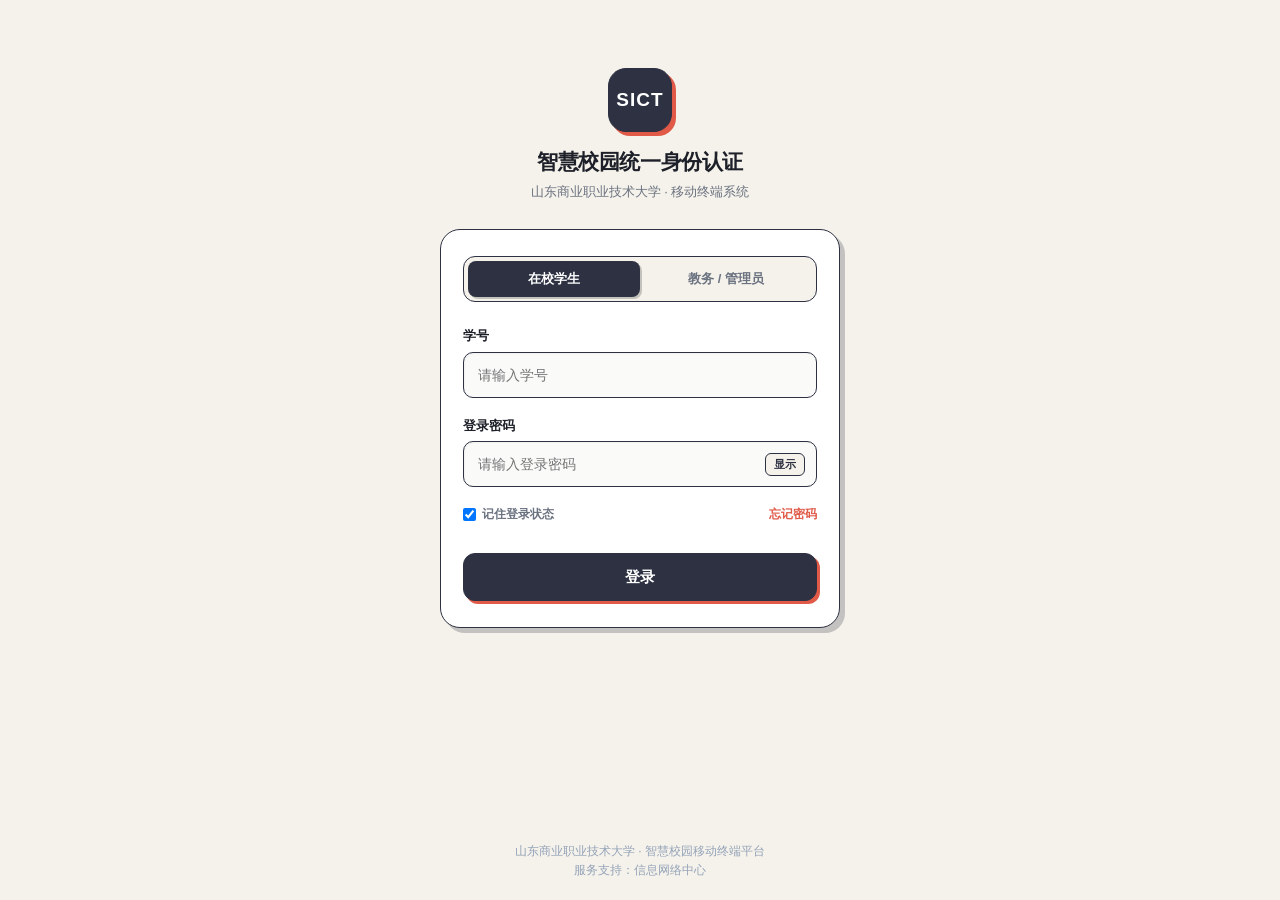
<file: app/src/main/assets/web/index.html>
<!DOCTYPE html>
<html lang="zh-CN">
<head>
    <meta charset="UTF-8">
    <link rel="icon" href="favicon.png" type="image/png">
    <meta name="viewport" content="width=device-width, initial-scale=1.0, maximum-scale=1.0, user-scalable=no, viewport-fit=cover">
    <title>智慧校园助手 - 山东商业职业技术大学</title>
    <link rel="stylesheet" href="css/style.css">
</head>
<body>

    <!-- 顶部状态栏与校园导航头 -->
    <header class="app-header">
        <div class="header-brand">
            <span class="brand-badge">SICT</span>
            <div class="brand-text">
                <div class="brand-title">智慧校园助手</div>
                <div class="brand-sub">山东商业职业技术大学</div>
            </div>
        </div>
        <div class="header-user-status" id="header-user-btn" title="点击查看个人或切换登录">
            <span id="header-user-avatar" class="header-avatar">李</span>
            <span id="header-user-name" class="header-name">李晨阳</span>
        </div>
    </header>

    <!-- 核心视图视口 -->
    <main class="page-viewport">

        <!-- 1. 课程表主页面 (Schedule) -->
        <section id="page-schedule" class="tab-page active">
            <div class="schedule-banner">
                <div>
                    <div class="schedule-banner-title">我的课程表</div>
                    <div id="schedule-user-info" class="schedule-banner-desc">软件技术 · 软件2401班</div>
                </div>
                <div class="schedule-banner-actions">
                    <button id="btn-open-export-modal" class="btn-banner-action" title="导出时光序标准课表">导出</button>
                    <button id="btn-open-import-modal" class="btn-banner-action" title="导入时光序/通用课表">导入</button>

                </div>
            </div>

            <!-- 自动静音与桌面小组件状态卡片 -->
            <div class="widget-sync-card">
                <div>
                    <div style="font-size: 14px; font-weight: 600;">上课自动静音保护</div>
                    <div style="font-size: 11px; color: var(--text-muted); margin-top: 2px;">检测到上课时间，端侧将自动切换为振动/静音模式</div>
                </div>
                <label class="toggle-switch">
                    <input type="checkbox" id="auto-mute-toggle" checked>
                    <span class="slider"></span>
                </label>
            </div>

            <!-- 星期快速切换 -->
            <div class="week-selector">
                <div class="day-chip" data-day="1"><div class="day-name">周一</div><div class="day-num">一</div></div>
                <div class="day-chip" data-day="2"><div class="day-name">周二</div><div class="day-num">二</div></div>
                <div class="day-chip" data-day="3"><div class="day-name">周三</div><div class="day-num">三</div></div>
                <div class="day-chip" data-day="4"><div class="day-name">周四</div><div class="day-num">四</div></div>
                <div class="day-chip" data-day="5"><div class="day-name">周五</div><div class="day-num">五</div></div>
                <div class="day-chip" data-day="6"><div class="day-name">周六</div><div class="day-num">六</div></div>
                <div class="day-chip" data-day="7"><div class="day-name">周日</div><div class="day-num">日</div></div>
            </div>

            <!-- 课程列表 -->
            <div id="course-list-container" class="course-card-list"></div>
        </section>

        <!-- 2. 笔记共享广场 (Notes) -->
        <section id="page-notes" class="tab-page">
            <div style="display: flex; justify-content: space-between; align-items: center; margin-bottom: 12px;">
                <div style="display: flex; gap: 8px; overflow-x: auto; padding-bottom: 2px;">
                    <button class="note-filter-chip active" data-cat="all">全部笔记</button>
                    <button class="note-filter-chip" data-cat="专业必修">专业必修</button>
                    <button class="note-filter-chip" data-cat="基础学科">基础学科</button>
                    <button class="note-filter-chip" data-cat="技术拓展">技术拓展</button>
                </div>
                <button id="btn-goto-note-edit" class="btn-glass" style="background: var(--primary-accent); color: #ffffff; border-color: var(--border-dark); white-space: nowrap; font-size: 11px; margin-left: 8px;">
                    + 写笔记
                </button>
            </div>
            <div id="notes-list-container"></div>
        </section>

        <!-- 3. 校园生活墙 (Wall) -->
        <section id="page-wall" class="tab-page">
            <div id="wall-list-container"></div>
        </section>

        <!-- 4. 校园即时沟通与群聊 (Chat - 支持群聊与私聊、同班同学列表与自主建群) -->
        <section id="page-chat" class="tab-page">
            <div class="chat-main-layout">
                <!-- 左侧/上方会话导航栏与联系人列表 -->
                <div class="chat-sidebar-panel">
                    <div class="chat-sidebar-header">
                        <div style="display: flex; justify-content: space-between; align-items: center;">
                            <span style="font-size: 13px; font-weight: 800;">通讯录与会话</span>
                            <button id="btn-open-create-group" class="btn-action" style="background: var(--text-main); color: #ffffff; padding: 2px 8px; font-size: 11px; border-radius: var(--geo-radius-pill);">
                                + 新建群聊
                            </button>
                        </div>
                        <!-- 快捷分类药丸：群聊 / 同班同学 / 全校通讯录 -->
                        <div class="chat-filter-tabs">
                            <button class="chat-filter-btn active" data-chat-filter="groups">群聊</button>
                            <button class="chat-filter-btn" data-chat-filter="classmates">同班同学</button>
                            <button class="chat-filter-btn" data-chat-filter="all_students">全部学生</button>
                            <button class="chat-filter-btn" data-chat-filter="teachers">老师</button>
                        </div>
                    </div>
                    <!-- 会话/联系人渲染容器 -->
                    <div id="chat-session-list" class="chat-session-list-box"></div>
                </div>

                <!-- 消息对话窗口 -->
                <div class="chat-window">
                    <div class="chat-header">
                        <div style="display: flex; align-items: center; gap: 8px;">
                            <button id="btn-chat-back" class="btn-action" style="display: none; font-size: 16px; font-weight: 800; border: 1.5px solid var(--border-dark); background: #f1f5f9; padding: 2px 10px;">
                                ‹ 会话列表
                            </button>
                            <div>
                                <div id="chat-active-title" style="font-weight: 800; font-size: 14px;">校园公共交流大厅</div>
                                <div id="chat-active-desc" style="font-size: 11px; color: var(--text-muted);">文明发言 · 互助交流 · 聊天记录实时云端归档</div>
                            </div>
                        </div>
                        <div id="chat-header-actions" style="display: flex; gap: 6px; align-items: center;">
                            <span id="chat-member-summary" class="tag-badge" style="background: #eef2ff; color: var(--primary); font-size: 10px;">群聊</span>
                        </div>
                    </div>
                    <div id="chat-messages-box" class="chat-messages-container"></div>
                    <div class="chat-input-bar">
                        <input type="text" id="input-chat-text" placeholder="输入消息内容，支持回车发送..." />
                        <button class="btn-send" id="btn-chat-send">发送</button>
                    </div>
                </div>
            </div>
        </section>

        <!-- 5. 个人中心与权限管理 (Profile) -->
        <section id="page-profile" class="tab-page">
            <!-- 个人卡片 -->
            <div class="feed-card" style="text-align: center; padding: 24px 16px;">
                <div id="profile-avatar" class="profile-text-avatar">李</div>
                <h3 id="profile-name" style="font-size: 18px; font-weight: 700; margin-top: 8px;">李晨阳</h3>
                <p id="profile-student-no" style="font-size: 12px; color: var(--text-muted); margin-top: 2px;">学号: 2024090123</p>
                <p id="profile-college" style="font-size: 13px; color: var(--primary); margin-top: 4px;">信息技术学院 · 软件技术</p>
                <p id="profile-class" style="font-size: 12px; color: var(--text-muted); margin-top: 2px;">2024级 · 软件2401班</p>
                <div style="margin-top: 12px; display: flex; justify-content: center; gap: 8px;">
                    <span id="profile-role-badge" class="tag-badge" style="background: #10b98120; color: #10b981; font-size: 12px; padding: 4px 12px;">在校生</span>
                    <button id="btn-switch-account" class="tag-badge" style="border: none; background: #e0e7ff; color: var(--primary); cursor: pointer;">切换账号</button>
                </div>
            </div>

            <!-- 管理员专属控制台卡片 (角色为 admin 时显示) -->
            <div id="admin-panel-card" class="feed-card" style="display: none; border-color: #818cf8;">
                <div class="feed-header">
                    <div style="display: flex; align-items: center; gap: 6px;">
                        <strong style="font-size: 14px; color: var(--primary);">教务与辅导员管理大屏</strong>
                    </div>
                    <span class="tag-badge" style="background: #fee2e2; color: #ef4444;">管理员权限</span>
                </div>
                <div style="display: grid; grid-template-columns: repeat(3, 1fr); gap: 10px; margin: 12px 0;">
                    <div style="background: #f8fafc; padding: 10px; border-radius: 12px; text-align: center;">
                        <div style="font-size: 18px; font-weight: 700; color: var(--primary);">2</div>
                        <div style="font-size: 11px; color: var(--text-muted);">在册学生</div>
                    </div>
                    <div style="background: #f8fafc; padding: 10px; border-radius: 12px; text-align: center;">
                        <div style="font-size: 18px; font-weight: 700; color: var(--success);">7</div>
                        <div style="font-size: 11px; color: var(--text-muted);">本周课程</div>
                    </div>
                    <div style="background: #f8fafc; padding: 10px; border-radius: 12px; text-align: center;">
                        <div style="font-size: 18px; font-weight: 700; color: var(--warning);">1</div>
                        <div style="font-size: 11px; color: var(--text-muted);">置顶公告</div>
                    </div>
                </div>
                <!-- 预设账号快速查看 -->
                <div style="margin-bottom: 6px;">
                    <span style="font-size: 12px; color: var(--text-muted);">本校账号管理列表：</span>
                </div>
                <div id="admin-account-list" style="display: flex; flex-direction: column; gap: 6px;"></div>

                <!-- 大数据控制台入口 -->
                <a href="admin_dashboard.html" style="display: block; margin-top: 12px; text-decoration: none;">
                    <button class="btn-primary-block" style="background: var(--text-main); color: #ffffff; border: 2px solid var(--text-main); box-shadow: 3px 3px 0px var(--primary-accent);">
                        进入管理员大数据控制台
                    </button>
                </a>
                <div style="font-size: 10.5px; color: var(--text-muted); margin-top: 6px; text-align: center;">
                    数据统计大屏 · 学生/笔记/帖子/消息多维可视化 (仅管理员可见)
                </div>
            </div>

            <!-- 系统运行信息 -->
            <div class="feed-card" style="padding: 0;">
                <div style="padding: 12px 16px; border-bottom: 1px solid var(--border-color); display: flex; justify-content: space-between; align-items: center;">

                    <span style="font-size: 13px;">参赛赛题</span>
                    <span style="font-size: 12px; color: var(--text-muted);">华为云码道 (信息技术组)</span>
                </div>
                <div style="padding: 12px 16px; display: flex; justify-content: space-between; align-items: center;">
                    <span style="font-size: 13px;">客户端版本</span>
                    <span style="font-size: 12px; color: var(--text-muted);">v1.2.0</span>
                </div>
            </div>

            <div style="margin-top: 16px;">
                <button id="btn-logout" class="btn-primary-block" style="background: #fef2f2; color: var(--danger); border: 1px solid #fee2e2;">
                    退出登录
                </button>
            </div>
        </section>

    </main>

    <!-- 浮动操作按钮 FAB -->
    <button id="global-fab-btn" class="fab-btn">+</button>

    <!-- 底部 Tabbar 导航栏 (纯文字与高可读性图标样式) -->
    <nav class="bottom-tabbar">
        <button class="tab-item active" data-tab="schedule">
            <span class="tab-icon-text">课表</span>
            <span class="tab-label">课程表</span>
        </button>
        <button class="tab-item" data-tab="notes">
            <span class="tab-icon-text">笔记</span>
            <span class="tab-label">笔记库</span>
        </button>
        <button class="tab-item" data-tab="wall">
            <span class="tab-icon-text">广场</span>
            <span class="tab-label">校园墙</span>
        </button>
        <button class="tab-item" data-tab="chat">
            <span class="tab-icon-text">交流</span>
            <span class="tab-label">群聊</span>
        </button>
        <button class="tab-item" data-tab="profile">
            <span class="tab-icon-text">我的</span>
            <span class="tab-label">个人</span>
        </button>
    </nav>

    <!-- 弹窗 1：添加课程 -->
    <div id="modal-add-course" class="modal-overlay">
        <div class="modal-content">
            <div class="modal-title">
                <span>添加新课程</span>
                <button class="btn-icon btn-close-modal">✕</button>
            </div>
            <form id="form-add-course">
                <div class="form-group">
                    <label>课程名称 *</label>
                    <input type="text" id="input-course-name" placeholder="例如: 移动互联应用开发" required />
                </div>
                <div class="form-group">
                    <label>授课老师</label>
                    <input type="text" id="input-course-teacher" placeholder="例如: 张老师" />
                </div>
                <div class="form-group">
                    <label>上课教室 *</label>
                    <input type="text" id="input-course-room" placeholder="例如: 信息楼 402 机房" required />
                </div>
                <div class="form-group">
                    <label>星期 *</label>
                    <select id="input-course-day">
                        <option value="1">星期一</option>
                        <option value="2">星期二</option>
                        <option value="3">星期三</option>
                        <option value="4">星期四</option>
                        <option value="5">星期五</option>
                        <option value="6">星期六</option>
                        <option value="7">星期日</option>
                    </select>
                </div>
                <div style="display: flex; gap: 10px;">
                    <div class="form-group" style="flex: 1;">
                        <label>上课时间 *</label>
                        <input type="time" id="input-course-start" value="08:00" required />
                    </div>
                    <div class="form-group" style="flex: 1;">
                        <label>下课时间 *</label>
                        <input type="time" id="input-course-end" value="09:40" required />
                    </div>
                </div>
                <button type="submit" class="btn-primary-block">保存并同步到桌面组件</button>
            </form>
        </div>
    </div>

    <!-- 弹窗 2：发布笔记 -->
    <div id="modal-add-note" class="modal-overlay">
        <div class="modal-content">
            <div class="modal-title">
                <span>分享新笔记</span>
                <button class="btn-icon btn-close-modal">✕</button>
            </div>
            <form id="form-add-note">
                <div class="form-group">
                    <label>笔记标题 *</label>
                    <input type="text" id="input-note-title" placeholder="简述核心考点或知识点" required />
                </div>
                <div class="form-group">
                    <label>所属分类 *</label>
                    <select id="input-note-cat">
                        <option value="专业必修">专业必修</option>
                        <option value="基础学科">基础学科</option>
                        <option value="技术拓展">技术拓展</option>
                    </select>
                </div>
                <div class="form-group">
                    <label>标签 (空格分隔)</label>
                    <input type="text" id="input-note-tags" placeholder="例如: 算法 考点 重点" />
                </div>
                <div class="form-group">
                    <label>笔记内容 *</label>
                    <textarea id="input-note-content" rows="5" placeholder="写下笔记核心内容与考点解析..." required></textarea>
                </div>
                <button type="submit" class="btn-primary-block">发布笔记</button>
            </form>
        </div>
    </div>

    <!-- 弹窗 3：发布校园墙 (以图文为主，支持多图上传与预览) -->
    <div id="modal-add-post" class="modal-overlay">
        <div class="modal-content" style="max-height: 90vh; overflow-y: auto;">
            <div class="modal-title">
                <span>发布校园图文动态</span>
                <button class="btn-icon btn-close-modal">✕</button>
            </div>
            <form id="form-add-post">
                <div class="form-group">
                    <label>动态板块 *</label>
                    <select id="input-post-type">
                        <option value="confession">校园动态 (图文随手拍)</option>
                        <option value="lost">寻物启事 (配图招领)</option>
                        <option value="treehole">学习讨论 (笔记/实训)</option>
                        <option value="market">二手闲置 (闲置转让)</option>
                    </select>
                </div>
                <div class="form-group">
                    <label>动态正文 *</label>
                    <textarea id="input-post-content" rows="4" placeholder="分享校园生活、自习心得或寻物线索..." required></textarea>
                </div>
                <!-- 图文专属多媒体选区 -->
                <div class="form-group">
                    <label>动态配图 (支持本地多选或快捷选用校园实景)</label>
                    <div class="post-uploader-box">
                        <div style="display: flex; gap: 8px; flex-wrap: wrap;">
                            <input type="file" id="input-post-file" accept="image/*" multiple style="display: none;">
                            <button type="button" id="btn-trigger-upload" class="preset-chip-btn" style="background: var(--text-main); color: #ffffff;">
                                + 上传本地图片
                            </button>
                            <span style="font-size: 11px; color: var(--text-muted); align-self: center;">快捷校园配图：</span>
                            <button type="button" class="preset-chip-btn" onclick="App.addPresetImageToDraft('sunset1')">博学楼暮色</button>
                            <button type="button" class="preset-chip-btn" onclick="App.addPresetImageToDraft('sunset2')">银杏路林荫</button>
                            <button type="button" class="preset-chip-btn" onclick="App.addPresetImageToDraft('sunset3')">中心湖晨曦</button>
                            <button type="button" class="preset-chip-btn" onclick="App.addPresetImageToDraft('stylus')">自习室寻物</button>
                            <button type="button" class="preset-chip-btn" onclick="App.addPresetImageToDraft('coding')">项目架构</button>
                        </div>
                        <!-- 缩略图预览列表 -->
                        <div id="post-draft-thumbs" class="post-uploader-preview-grid"></div>
                    </div>
                </div>
                <div class="form-group" style="display: flex; align-items: center; gap: 8px;">
                    <input type="checkbox" id="input-post-anon" style="width: auto;">
                    <label for="input-post-anon" style="margin-bottom: 0; cursor: pointer;">匿名发布（不显示真实姓名）</label>
                </div>
                <button type="submit" class="btn-primary-block">发布图文动态</button>
            </form>
        </div>
    </div>

    <!-- 弹窗 3.1：创建自建群聊 (支持多选学生邀请进群) -->
    <div id="modal-create-group" class="modal-overlay">
        <div class="modal-content" style="max-height: 85vh; overflow-y: auto;">
            <div class="modal-title">
                <span>新建群聊</span>
                <button class="btn-icon btn-close-modal">✕</button>
            </div>
            <form id="form-create-group">
                <div class="form-group">
                    <label>群聊名称 *</label>
                    <input type="text" id="input-group-name" placeholder="例如：软件工程实训组、考研英语互助群..." required />
                </div>
                <div class="form-group">
                    <label>选择并邀请学生成员 (可多选)</label>
                    <div style="font-size: 11px; color: var(--text-muted); margin-bottom: 6px;">勾选即可加入新群组，创建后群聊信息将持久化归档：</div>
                    <div id="create-group-member-checklist" style="max-height: 200px; overflow-y: auto; border: var(--geo-border); border-radius: var(--geo-radius-sm); padding: 8px; background: #fafaf9; display: flex; flex-direction: column; gap: 6px;"></div>
                </div>
                <button type="submit" class="btn-primary-block">确认创建群聊</button>
            </form>
        </div>
    </div>

    <!-- 弹窗 4：导出课程表 (时光序协议) -->
    <div id="modal-export-schedule" class="modal-overlay">
        <div class="modal-content">
            <div class="modal-title">
                <span>导出课表 (时光序标准协议)</span>
                <button class="btn-icon btn-close-modal">✕</button>
            </div>
            <div style="font-size: 12px; color: var(--text-muted); margin-bottom: 12px; line-height: 1.5;">
                已按照时光序（ShiGuangSchedule）与通用高校课表标准协议封装，可直接用于课表备份、班级共享或导入第三方课表应用。
            </div>
            <div class="form-group">
                <label>导出的 JSON 数据预览</label>
                <textarea id="export-json-preview" rows="8" readonly class="code-preview-box"></textarea>
            </div>
            <div style="display: flex; gap: 8px;">
                <button id="btn-copy-export-json" class="btn-primary-block" style="flex: 1;">复制 JSON 文本</button>
                <button id="btn-download-export-json" class="btn-secondary-block" style="flex: 1;">下载 .json 文件</button>
            </div>
        </div>
    </div>

    <!-- 弹窗 5：导入课程表 (时光序协议 / 通用 JSON) -->
    <div id="modal-import-schedule" class="modal-overlay">
        <div class="modal-content">
            <div class="modal-title">
                <span>导入课表 (时光序/通用协议)</span>
                <button class="btn-icon btn-close-modal">✕</button>
            </div>
            <div style="font-size: 12px; color: var(--text-muted); margin-bottom: 12px; line-height: 1.5;">
                支持读取本地 <code style="background:#e8e4dc; padding:1px 4px; border-radius:3px;">.json</code> 文件或直接粘贴时光序课表数据，解析后自动同步至系统桌面小组件与自动静音服务。
            </div>
            <div class="form-group">
                <label>导入模式</label>
                <div class="import-mode-selector">
                    <label class="mode-radio-label">
                        <input type="radio" name="import-mode" value="replace" checked>
                        <span>覆盖当前课表（清空并替换）</span>
                    </label>
                    <label class="mode-radio-label">
                        <input type="radio" name="import-mode" value="merge">
                        <span>追加合并（保留现有，新课自动去重）</span>
                    </label>
                </div>
            </div>
            <div class="form-group">
                <label>途径一：选择本地课表文件</label>
                <input type="file" id="input-schedule-file" accept=".json,.txt" style="display: none;">
                <div id="btn-trigger-file-upload" class="file-upload-card">
                    <span id="file-upload-text">点击选择 .json 格式课表文件</span>
                </div>
            </div>
            <div class="form-group">
                <label>途径二：或在此直接粘贴 JSON 文本</label>
                <textarea id="input-import-json" rows="6" placeholder="请在此粘贴时光序导出的 JSON 字符串..."></textarea>
            </div>
            <div id="import-error-tip" class="status-alert-error" style="display: none;"></div>
            <button id="btn-submit-import" class="btn-primary-block">解析并执行导入</button>
        </div>
    </div>

    <!-- 弹窗 6：管理员用户操作审计日志大屏 (暂时注释保留，后续按需启用) -->
    <!--
    <div id="modal-user-logs" class="modal-overlay">
        <div class="modal-content" style="max-height: 88vh;">
            <div class="modal-title">
                <span>用户行为操作审计大屏</span>
                <button class="btn-icon btn-close-modal">✕</button>
            </div>
            <div style="font-size: 12px; color: var(--text-muted); margin-bottom: 12px; line-height: 1.5;">
                实时读取系统后端存储的 <code style="background:#e8e4dc; padding:1px 4px; border-radius:3px;">user_logs.csv</code>，支持查看特定账号（如小明、苏雨婷）的查看、评论、发布等全量轨迹。
            </div>
            <div style="display: flex; gap: 8px; margin-bottom: 12px;">
                <input type="text" id="input-filter-log-account" placeholder="输入学号/工号检索（留空查看全部）" style="flex: 1; padding: 8px 12px; border: var(--geo-border); border-radius: var(--geo-radius-sm); font-size: 12px;">
                <button id="btn-search-logs" class="btn-glass" style="padding: 8px 14px; font-size: 12px;">查询</button>
            </div>
            <div id="logs-list-container" style="max-height: 380px; overflow-y: auto; display: flex; flex-direction: column; gap: 8px;">
                <div style="text-align: center; color: #94a3b8; font-size: 12px; padding: 20px;">正在获取审计日志...</div>
            </div>
        </div>
    </div>
    -->

    <!-- 弹窗 7：图片沉浸式大图预览 Lightbox -->
    <div id="modal-image-lightbox" class="lightbox-modal">
        <div class="lightbox-content-box">
            <div class="lightbox-img-wrap">
                <img id="lightbox-full-img" src="" alt="大图预览">
            </div>
            <div class="lightbox-footer">
                <span id="lightbox-img-counter" style="font-size: 12px; font-weight: 700; color: var(--text-muted);">大图查看</span>
                <button id="btn-close-lightbox" class="btn-action" style="font-size: 12px; font-weight: 800; border: 1.5px solid var(--border-dark); background: #f1f5f9; padding: 4px 12px;">关闭查看</button>
            </div>
        </div>
    </div>

    <!-- 业务脚本引入 -->
    <script src="js/bridge.js"></script>
    <script src="js/data.js"></script>
    <script src="js/app.js"></script>
</body>
</html>
</file>
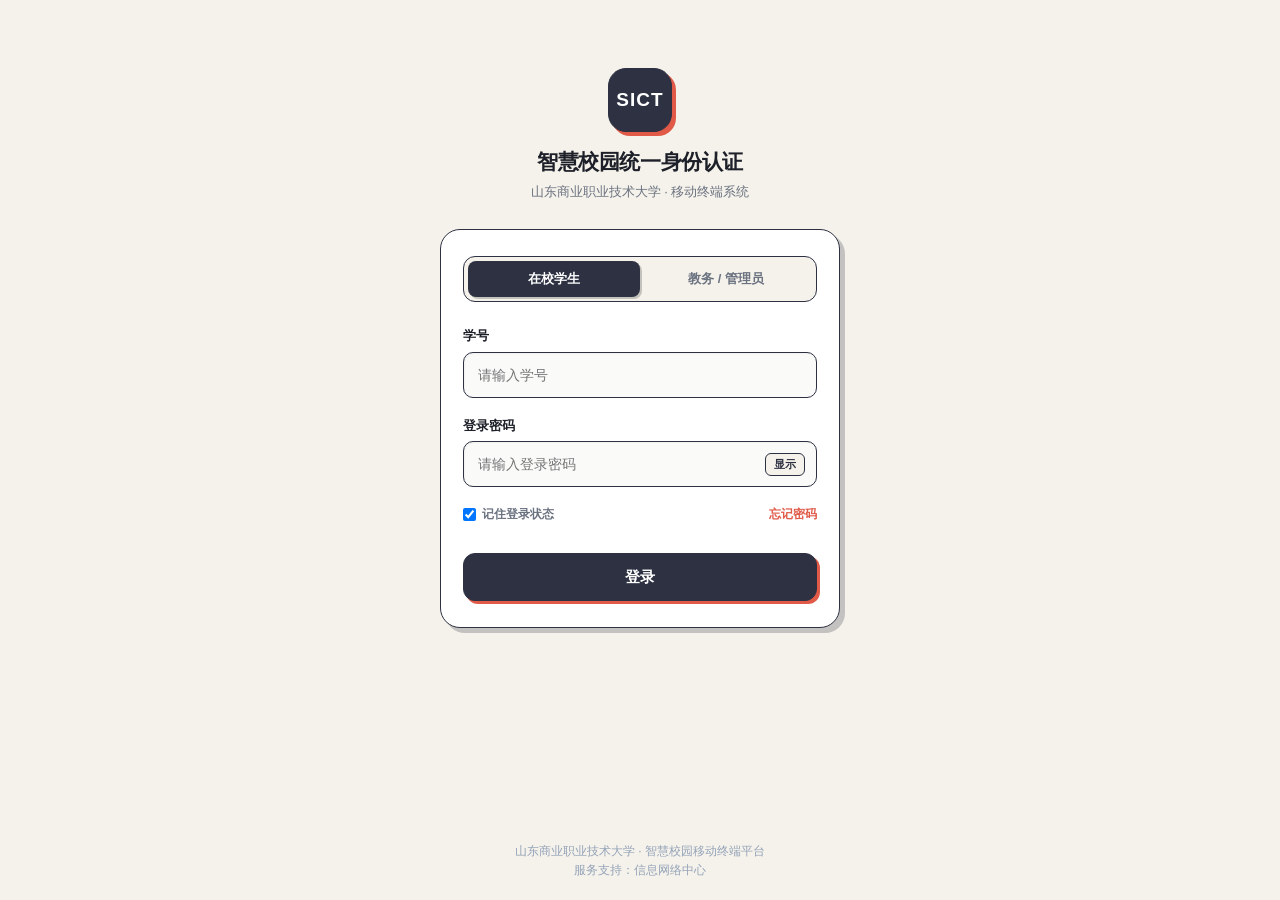
<file: app/src/main/assets/web/admin_dashboard.html>
<!DOCTYPE html>
<html lang="zh-CN">
<head>
    <meta charset="UTF-8">
    <link rel="icon" href="favicon.png" type="image/png">
    <meta name="viewport" content="width=device-width, initial-scale=1.0, maximum-scale=1.0, user-scalable=no, viewport-fit=cover">
    <title>管理员大数据控制台 - 智慧校园助手</title>
    <link rel="stylesheet" href="css/style.css">
    <style>
        .dashboard-body {
            background: var(--bg-page);
            min-height: 100vh;
        }

        .dash-container {
            max-width: 1060px;
            margin: 0 auto;
            padding: 16px;
        }

        .dash-section-title {
            font-size: 15px;
            font-weight: 800;
            color: var(--text-main);
            margin: 18px 0 10px;
            display: flex;
            align-items: center;
            gap: 8px;
        }

        .dash-section-title::before {
            content: '';
            width: 6px;
            height: 16px;
            background: var(--primary-accent);
            border-radius: 3px;
            display: inline-block;
        }

        /* 核心指标卡片 */
        .stats-card-grid {
            display: grid;
            grid-template-columns: repeat(auto-fit, minmax(180px, 1fr));
            gap: 12px;
        }

        .stat-card {
            background: #ffffff;
            border: var(--geo-border);
            border-radius: var(--geo-radius-md);
            box-shadow: var(--geo-shadow-md);
            padding: 14px 16px;
            cursor: pointer;
            transition: all 0.15s ease;
            position: relative;
            overflow: hidden;
        }

        .stat-card:hover {
            transform: translateY(-2px);
            box-shadow: 3px 3px 0px var(--border-dark);
        }

        .stat-card:active {
            transform: translateY(1px);
            box-shadow: 1px 1px 0px var(--border-dark);
        }

        .stat-card-label {
            font-size: 11px;
            font-weight: 800;
            color: var(--text-muted);
            letter-spacing: 0.5px;
            margin-bottom: 4px;
            text-transform: uppercase;
        }

        .stat-card-value {
            font-size: 30px;
            font-weight: 800;
            color: var(--text-main);
            line-height: 1.1;
        }

        .stat-card-detail {
            font-size: 11px;
            color: var(--text-muted);
            margin-top: 6px;
            display: flex;
            align-items: center;
            gap: 4px;
        }

        .stat-card-drill {
            position: absolute;
            top: 10px;
            right: 10px;
            font-size: 10px;
            font-weight: 800;
            background: #f1f5f9;
            color: var(--primary);
            padding: 2px 8px;
            border-radius: 4px;
            border: 1px solid #e2e8f0;
        }

        /* 微缩趋势条 */
        .mini-trend-bar {
            height: 6px;
            border-radius: 3px;
            background: #e2e8f0;
            margin-top: 8px;
            overflow: hidden;
            position: relative;
        }

        .mini-trend-fill {
            height: 100%;
            border-radius: 3px;
            transition: width 0.5s ease;
        }

        .mini-trend-labels {
            display: flex;
            justify-content: space-between;
            font-size: 9px;
            color: var(--text-muted);
            margin-top: 3px;
            font-weight: 700;
        }

        /* 数据维度概览面板 */
        .dim-overview-panel {
            background: #ffffff;
            border: var(--geo-border);
            border-radius: var(--geo-radius-lg);
            box-shadow: var(--geo-shadow-md);
            padding: 14px 16px;
            margin-bottom: 12px;
            cursor: pointer;
            transition: all 0.15s ease;
        }

        .dim-overview-panel:hover {
            transform: translateY(-1px);
            box-shadow: 3px 3px 0px var(--border-dark);
        }

        .dim-panel-header {
            display: flex;
            justify-content: space-between;
            align-items: center;
            margin-bottom: 8px;
        }

        .dim-panel-title {
            font-size: 13px;
            font-weight: 800;
            color: var(--text-main);
        }

        .dim-panel-arrow {
            font-size: 14px;
            font-weight: 800;
            color: var(--primary);
        }

        .dim-mini-bars {
            display: flex;
            gap: 4px;
            align-items: flex-end;
            height: 36px;
        }

        .dim-mini-bar-item {
            flex: 1;
            display: flex;
            flex-direction: column;
            align-items: center;
            gap: 2px;
        }

        .dim-mini-bar {
            width: 100%;
            min-height: 4px;
            border-radius: 2px 2px 0 0;
            transition: height 0.4s ease;
        }

        .dim-mini-bar-label {
            font-size: 8px;
            color: var(--text-muted);
            font-weight: 700;
            white-space: nowrap;
            overflow: hidden;
            text-overflow: ellipsis;
            max-width: 100%;
        }

        /* 功能入口卡片 */
        .action-entry-grid {
            display: grid;
            grid-template-columns: 1fr 1fr;
            gap: 12px;
            margin-top: 12px;
        }

        @media (max-width: 600px) {
            .action-entry-grid {
                grid-template-columns: 1fr;
            }
        }

        .action-entry-card {
            background: #ffffff;
            border: var(--geo-border);
            border-radius: var(--geo-radius-lg);
            box-shadow: var(--geo-shadow-md);
            padding: 16px;
            cursor: pointer;
            transition: all 0.15s ease;
            display: flex;
            align-items: center;
            gap: 12px;
        }

        .action-entry-card:hover {
            transform: translateY(-2px);
            box-shadow: 3px 3px 0px var(--border-dark);
        }

        .action-entry-card:active {
            transform: translateY(1px);
            box-shadow: 1px 1px 0px var(--border-dark);
        }

        .action-entry-icon {
            width: 44px;
            height: 44px;
            border-radius: var(--geo-radius-sm);
            border: 1.5px solid var(--border-dark);
            display: flex;
            align-items: center;
            justify-content: center;
            font-size: 18px;
            font-weight: 800;
            flex-shrink: 0;
        }

        .action-entry-info {
            flex: 1;
        }

        .action-entry-title {
            font-size: 14px;
            font-weight: 800;
            color: var(--text-main);
        }

        .action-entry-desc {
            font-size: 11px;
            color: var(--text-muted);
            margin-top: 2px;
        }

        .action-entry-arrow {
            font-size: 16px;
            color: var(--primary);
            font-weight: 800;
        }

        /* 数据流水线标识 */
        .pipeline-badges {
            display: flex;
            gap: 6px;
            flex-wrap: wrap;
        }

        .pipeline-badge {
            font-size: 10px;
            font-weight: 800;
            background: #dcfce7;
            color: #14532d;
            padding: 3px 8px;
            border-radius: 4px;
            border: 1px solid #bbf7d0;
        }

        .dash-loading-tip {
            text-align: center;
            padding: 32px;
            color: var(--text-muted);
            font-size: 13px;
        }

        .inline-legend-tip {
            font-size: 11px;
            color: var(--text-muted);
            line-height: 1.6;
        }
    </style>
</head>
<body class="dashboard-body">

    <!-- 顶部导航头 -->
    <header class="app-header">
        <div style="display: flex; align-items: center; gap: 10px;">
            <button id="btn-back-home" class="btn-icon" title="返回主界面">‹</button>
            <div>
                <div class="brand-title" style="font-size: 15px;">管理员大数据控制台</div>
                <div class="brand-sub" style="font-size: 10px;">数据采集 · 存储 · 统计 · 可视化</div>
            </div>
        </div>
        <span id="admin-id-badge" class="tag-badge" style="background: #fee2e2; color: #b91c1c;">管理员</span>
    </header>

    <div class="dash-container">

        <!-- 数据流水线说明 -->
        <div style="background:#ffffff; border:var(--geo-border); border-radius:var(--geo-radius-lg); box-shadow:var(--geo-shadow-md); padding:12px 16px; margin-bottom:16px;">
            <div style="display:flex; justify-content:space-between; align-items:center; flex-wrap:wrap; gap:8px;">
                <div>
                    <div style="font-size:13px; font-weight:800;">大数据工程技术流水线</div>
                    <div class="inline-legend-tip" style="margin-top:4px;">
                        匿名汇聚学生账号表、笔记库、校园墙、评论与聊天消息等全域数据，
                        经结构化存储与多维聚合统计后，以可视化图表实时呈现。
                    </div>
                </div>
                <div class="pipeline-badges">
                    <span class="pipeline-badge">采集 Ingest</span>
                    <span class="pipeline-badge">存储 Storage</span>
                    <span class="pipeline-badge">聚合 Aggregation</span>
                    <span class="pipeline-badge">可视化 Viz</span>
                </div>
            </div>
        </div>

        <!-- 核心指标卡片 -->
        <div class="dash-section-title">核心指标总览</div>
        <div class="stats-card-grid">
            <div class="stat-card" onclick="AdminDash.goDetail('students')">
                <span class="stat-card-drill">查看分布</span>
                <div class="stat-card-label">在校学生人数</div>
                <div class="stat-card-value" id="stat-student-count">--</div>
                <div class="stat-card-detail">
                    <span style="width:8px;height:8px;border-radius:2px;background:var(--primary);display:inline-block;"></span>
                    来源于学生账号表
                </div>
            </div>
            <div class="stat-card" onclick="AdminDash.goDetail('admins')">
                <span class="stat-card-drill">查看明细</span>
                <div class="stat-card-label">教工管理员</div>
                <div class="stat-card-value" id="stat-admin-count">--</div>
                <div class="stat-card-detail">
                    <span style="width:8px;height:8px;border-radius:2px;background:#b45309;display:inline-block;"></span>
                    管理端权限账号
                </div>
            </div>
            <div class="stat-card" onclick="AdminDash.goDetail('notes')">
                <span class="stat-card-drill">分类占比</span>
                <div class="stat-card-label">共享笔记总数</div>
                <div class="stat-card-value" id="stat-note-count">--</div>
                <div class="stat-card-detail">
                    <span style="width:8px;height:8px;border-radius:2px;background:#7c3aed;display:inline-block;"></span>
                    含公开评论研讨
                </div>
            </div>
            <div class="stat-card" onclick="AdminDash.goDetail('posts')">
                <span class="stat-card-drill">板块分布</span>
                <div class="stat-card-label">校园墙帖子</div>
                <div class="stat-card-value" id="stat-post-count">--</div>
                <div class="stat-card-detail">
                    <span style="width:8px;height:8px;border-radius:2px;background:#e05a47;display:inline-block;"></span>
                    图文动态与置顶公告
                </div>
            </div>
            <div class="stat-card" onclick="AdminDash.goDetail('messages')">
                <span class="stat-card-drill">消息占比</span>
                <div class="stat-card-label">聊天记录留痕</div>
                <div class="stat-card-value" id="stat-chat-count">--</div>
                <div class="stat-card-detail">
                    <span style="width:8px;height:8px;border-radius:2px;background:#059669;display:inline-block;"></span>
                    群聊 + 私聊全量归档
                </div>
            </div>
        </div>

        <!-- 微缩数据维度概览（点击跳转独立图表页） -->
        <div class="dash-section-title">数据维度微缩概览</div>

        <div class="dim-overview-panel" onclick="AdminDash.goDetail('students')">
            <div class="dim-panel-header">
                <span class="dim-panel-title">学生 · 学院分布</span>
                <span class="dim-panel-arrow">查看完整图表 ›</span>
            </div>
            <div id="mini-college" class="dim-mini-bars"></div>
        </div>

        <div class="dim-overview-panel" onclick="AdminDash.goDetail('notes')">
            <div class="dim-panel-header">
                <span class="dim-panel-title">笔记 · 分类分布</span>
                <span class="dim-panel-arrow">查看完整图表 ›</span>
            </div>
            <div id="mini-notes" class="dim-mini-bars"></div>
        </div>

        <div style="display:grid; grid-template-columns:1fr 1fr; gap:12px;">
            <div class="dim-overview-panel" onclick="AdminDash.goDetail('posts')">
                <div class="dim-panel-header">
                    <span class="dim-panel-title">校园墙 · 板块占比</span>
                    <span class="dim-panel-arrow">›</span>
                </div>
                <div id="mini-posts" class="dim-mini-bars"></div>
            </div>
            <div class="dim-overview-panel" onclick="AdminDash.goDetail('messages')">
                <div class="dim-panel-header">
                    <span class="dim-panel-title">聊天 · 群聊/私聊</span>
                    <span class="dim-panel-arrow">›</span>
                </div>
                <div id="mini-messages" class="dim-mini-bars"></div>
            </div>
        </div>

        <!-- 管理功能入口 -->
        <div class="dash-section-title">管理功能入口</div>
        <div class="action-entry-grid">
            <div class="action-entry-card" onclick="window.location.href='student_manage.html'">
                <div class="action-entry-icon" style="background:#fef3c7; color:#92400e;">学</div>
                <div class="action-entry-info">
                    <div class="action-entry-title">学生档案与账号管理</div>
                    <div class="action-entry-desc">添加 / 删除 / 修改学生信息与密码</div>
                </div>
                <span class="action-entry-arrow">›</span>
            </div>
            <div class="action-entry-card" onclick="window.location.href='index.html'">
                <div class="action-entry-icon" style="background:#dbeafe; color:#1e40af;">首</div>
                <div class="action-entry-info">
                    <div class="action-entry-title">返回智慧校园主页</div>
                    <div class="action-entry-desc">查看笔记 / 校园墙 / 课程表 / 聊天</div>
                </div>
                <span class="action-entry-arrow">›</span>
            </div>
        </div>

        <div style="height:40px;"></div>
    </div>

    <script src="js/bridge.js"></script>
    <script src="js/data.js"></script>
    <script>
        const AdminDash = {
            rawStats: null,
            palette: ['#4338ca', '#7c3aed', '#059669', '#d97706', '#e05a47', '#0ea5e9', '#db2777', '#65a30d', '#0284c7', '#9333ea'],

            init: function () {
                const user = DataManager.getCurrentUser();
                if (!user || !user.isLoggedIn) {
                    JSBridge.showToast('请先登录');
                    window.location.replace('login.html');
                    return;
                }
                if (user.role !== 'admin' && user.role !== 'teacher') {
                    JSBridge.showToast('无权限访问管理员控制台');
                    window.location.replace('index.html');
                    return;
                }

                document.getElementById('btn-back-home').addEventListener('click', () => {
                    window.location.href = 'index.html';
                });

                this.loadStats();
            },

            loadStats: async function () {
                try {
                    const res = await fetch('http://8.220.210.247:3000/api/admin/stats');
                    if (res.ok) {
                        const json = await res.json();
                        if (json.code === 200 && json.data) {
                            this.rawStats = json.data;
                            this.renderAll();
                            return;
                        }
                    }
                } catch (e) { /* 后端离线，走本地兜底 */ }

                this.rawStats = await this.buildLocalFallbackStats();
                this.renderAll();
                JSBridge.showToast('后端离线，当前展示本地数据统计');
            },

            buildLocalFallbackStats: async function () {
                const accounts = DataManager.getAccounts ? DataManager.getAccounts() : [];
                const students = accounts.filter(a => a.role === 'student');
                const admins = accounts.filter(a => a.role === 'admin' || a.role === 'teacher');
                const notes = await DataManager.getNotes();
                const posts = await DataManager.getPosts();
                const messages = await (DataManager.getChatMessages ? DataManager.getChatMessages() : Promise.resolve([]));

                const groupBy = (list, keyFn) => {
                    const map = {};
                    list.forEach(item => {
                        const k = keyFn(item);
                        map[k] = (map[k] || 0) + 1;
                    });
                    return map;
                };

                return {
                    overview: {
                        studentCount: students.length,
                        adminCount: admins.length,
                        noteCount: notes.length,
                        commentCount: 0,
                        postCount: posts.length,
                        chatGroupCount: 0,
                        chatMessageCount: messages.length,
                        groupMessageCount: messages.filter(m => !((m.sessionKey || '').startsWith('private:'))).length,
                        privateMessageCount: messages.filter(m => (m.sessionKey || '').startsWith('private:')).length
                    },
                    dimensions: {
                        studentsByCollege: groupBy(students, s => s.college || '其他学院'),
                        studentsByClass: groupBy(students, s => s.classGrade || '未分班'),
                        notesByCategory: groupBy(notes, n => n.category || '未分类'),
                        postsByType: groupBy(posts, p => p.typeLabel || '校园动态')
                    }
                };
            },

            renderAll: function () {
                const s = this.rawStats;
                if (!s || !s.overview) return;

                const o = s.overview;
                document.getElementById('stat-student-count').textContent = o.studentCount || 0;
                document.getElementById('stat-admin-count').textContent = o.adminCount || 0;
                document.getElementById('stat-note-count').textContent = o.noteCount || 0;
                document.getElementById('stat-post-count').textContent = o.postCount || 0;
                document.getElementById('stat-chat-count').textContent = o.chatMessageCount || 0;

                this.renderMiniBars('mini-college', s.dimensions.studentsByCollege);
                this.renderMiniBars('mini-notes', s.dimensions.notesByCategory);
                this.renderMiniBars('mini-posts', s.dimensions.postsByType);
                this.renderMiniBars('mini-messages', {
                    '群聊': o.groupMessageCount || 0,
                    '私聊': o.privateMessageCount || 0
                });
            },

            // 微缩柱状条渲染（纯 DOM，无 Canvas）
            renderMiniBars: function (containerId, dataMap) {
                const box = document.getElementById(containerId);
                if (!box) return;

                const entries = Object.entries(dataMap || {}).filter(([, v]) => v > 0);
                if (!entries.length) {
                    box.innerHTML = '<div style="font-size:11px;color:var(--text-muted);padding:8px 0;">暂无数据</div>';
                    return;
                }

                const maxVal = Math.max(...entries.map(([, v]) => v), 1);
                const topN = entries.slice(0, 8); // 最多展示8项

                box.innerHTML = topN.map(([label, value], i) => {
                    const h = Math.max(4, Math.round((value / maxVal) * 32));
                    const color = this.palette[i % this.palette.length];
                    const shortLabel = label.length > 5 ? label.slice(0, 5) + '..' : label;
                    return `
                        <div class="dim-mini-bar-item">
                            <div class="dim-mini-bar" style="height:${h}px; background:${color};"></div>
                            <div class="dim-mini-bar-label" title="${label}">${shortLabel}</div>
                        </div>
                    `;
                }).join('');
            },

            // 跳转到独立数据维度详情页
            goDetail: function (dim) {
                window.location.href = `admin_stats_detail.html?dim=${dim}`;
            }
        };

        document.addEventListener('DOMContentLoaded', () => {
            AdminDash.init();
        });
    </script>
</body>
</html>
</file>
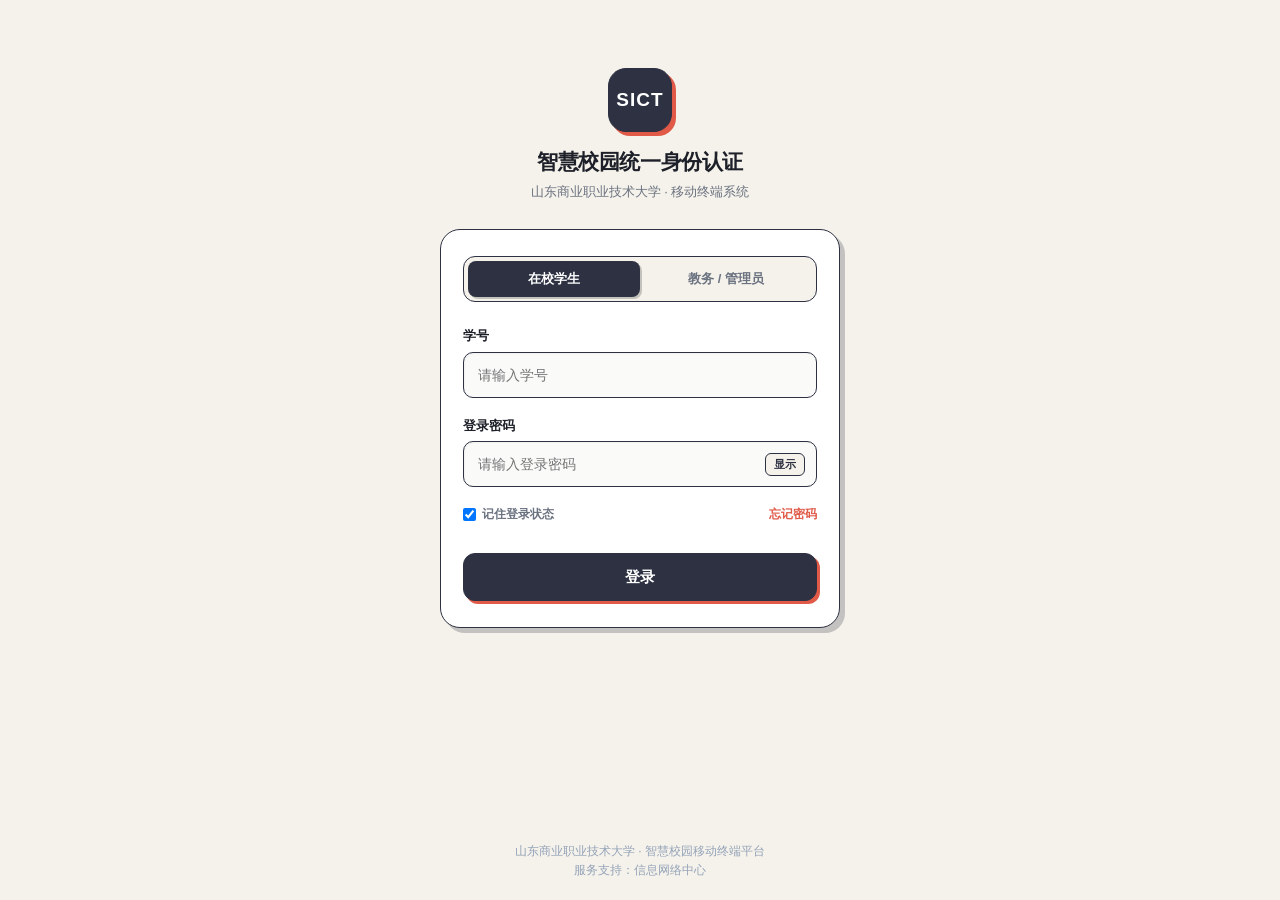
<file: app/src/main/assets/web/admin_stats_detail.html>
<!DOCTYPE html>
<html lang="zh-CN">
<head>
    <meta charset="UTF-8">
    <link rel="icon" href="favicon.png" type="image/png">
    <meta name="viewport" content="width=device-width, initial-scale=1.0, maximum-scale=1.0, user-scalable=no, viewport-fit=cover">
    <title>数据维度详情 - 智慧校园助手</title>
    <link rel="stylesheet" href="css/style.css">
    <style>
        .detail-body {
            background: var(--bg-page);
            min-height: 100vh;
        }

        .detail-container {
            max-width: 1060px;
            margin: 0 auto;
            padding: 16px;
        }

        .chart-panel {
            background: #ffffff;
            border: var(--geo-border);
            border-radius: var(--geo-radius-lg);
            box-shadow: var(--geo-shadow-md);
            padding: 16px;
            margin-bottom: 14px;
        }

        .chart-panel-title {
            font-size: 14px;
            font-weight: 800;
            color: var(--text-main);
            margin-bottom: 10px;
            display: flex;
            justify-content: space-between;
            align-items: center;
        }

        .chart-panel-sub {
            font-size: 11px;
            color: var(--text-muted);
            font-weight: 500;
        }

        .chart-canvas-wrap {
            width: 100%;
            position: relative;
        }

        .chart-canvas {
            width: 100%;
            display: block;
        }

        .chart-legend {
            display: flex;
            gap: 14px;
            flex-wrap: wrap;
            margin-top: 10px;
        }

        .legend-item {
            display: flex;
            align-items: center;
            gap: 6px;
            font-size: 11px;
            color: var(--text-muted);
            font-weight: 600;
        }

        .legend-color-block {
            width: 12px;
            height: 12px;
            border-radius: 3px;
            border: 1px solid var(--border-dark);
        }

        /* 数据明细列表 */
        .data-detail-list {
            display: flex;
            flex-direction: column;
            gap: 8px;
        }

        .detail-row {
            display: flex;
            justify-content: space-between;
            align-items: center;
            background: #fafaf9;
            border: 1px solid #e2e8f0;
            border-radius: var(--geo-radius-sm);
            padding: 10px 12px;
        }

        .detail-row-name {
            font-size: 13px;
            font-weight: 700;
            color: var(--text-main);
            min-width: 80px;
        }

        .detail-row-bar {
            flex: 1;
            height: 8px;
            background: #e2e8f0;
            border-radius: 4px;
            margin: 0 10px;
            overflow: hidden;
        }

        .detail-row-bar-fill {
            height: 100%;
            background: var(--primary-accent);
            border-radius: 4px;
            transition: width 0.4s ease;
        }

        .detail-row-value {
            font-size: 14px;
            font-weight: 800;
            color: var(--primary);
            min-width: 40px;
            text-align: right;
        }

        .detail-row-pct {
            font-size: 11px;
            color: var(--text-muted);
            min-width: 50px;
            text-align: right;
        }

        .empty-state {
            padding: 40px 16px;
            text-align: center;
            color: var(--text-muted);
            font-weight: 700;
            font-size: 13px;
        }

        .dim-switch-tabs {
            display: flex;
            gap: 6px;
            flex-wrap: wrap;
            margin-bottom: 14px;
        }

        .dim-tab {
            padding: 6px 12px;
            font-size: 12px;
            font-weight: 800;
            border: 1.5px solid var(--border-dark);
            border-radius: var(--geo-radius-sm);
            background: #ffffff;
            cursor: pointer;
            transition: all 0.1s ease;
            color: var(--text-main);
        }

        .dim-tab:hover {
            transform: translateY(-1px);
        }

        .dim-tab.active {
            background: var(--text-main);
            color: #ffffff;
        }
    </style>
</head>
<body class="detail-body">

    <!-- 顶部导航 -->
    <header class="chat-custom-navbar" style="background:#ffffff; border-bottom:var(--geo-border); padding:10px 16px; display:flex; justify-content:space-between; align-items:center; position:sticky; top:0; z-index:100;">
        <div style="display:flex; align-items:center; gap:10px;">
            <button onclick="window.location.href='admin_dashboard.html'" class="btn-geo" style="padding:6px 12px; font-size:12px; background:#ffffff;">‹ 返回控制台</button>
            <h1 id="pageTitle" style="font-size:15px; font-weight:800; margin:0; color:var(--text-main);">数据维度详情</h1>
        </div>
        <span id="adminBadge" class="tag-badge" style="background:#fee2e2; color:#b91c1c; font-weight:800;">管理员</span>
    </header>

    <div class="detail-container">
        <!-- 维度切换标签 -->
        <div class="dim-switch-tabs">
            <button class="dim-tab" data-dim="students" onclick="switchDim('students')">学生分布</button>
            <button class="dim-tab" data-dim="notes" onclick="switchDim('notes')">笔记分类</button>
            <button class="dim-tab" data-dim="posts" onclick="switchDim('posts')">校园墙板块</button>
            <button class="dim-tab" data-dim="messages" onclick="switchDim('messages')">聊天消息</button>
        </div>

        <!-- 图表渲染区域 -->
        <div id="chartArea">
            <div class="empty-state">正在加载数据...</div>
        </div>

        <div style="height:40px;"></div>
    </div>

    <script src="js/bridge.js"></script>
    <script src="js/data.js"></script>
    <script>
        const StatsDetail = {
            rawStats: null,
            currentDim: 'students',
            palette: ['#4338ca', '#7c3aed', '#059669', '#d97706', '#e05a47', '#0ea5e9', '#db2777', '#65a30d', '#0284c7', '#9333ea'],
            resizeTimer: null,

            init: function () {
                // 路由守卫
                const user = DataManager.getCurrentUser();
                if (!user || !user.isLoggedIn || (user.role !== 'admin' && user.role !== 'teacher')) {
                    JSBridge.showToast('无权限访问');
                    window.location.replace('login.html');
                    return;
                }

                // 从 URL 参数读取维度
                const params = new URLSearchParams(window.location.search);
                const dim = params.get('dim');
                if (dim && ['students', 'notes', 'posts', 'messages'].includes(dim)) {
                    this.currentDim = dim;
                }

                // 标记当前激活的 tab
                document.querySelectorAll('.dim-tab').forEach(tab => {
                    if (tab.dataset.dim === this.currentDim) {
                        tab.classList.add('active');
                    }
                });

                // 注册 resize 自适应重绘
                window.addEventListener('resize', () => {
                    clearTimeout(this.resizeTimer);
                    this.resizeTimer = setTimeout(() => {
                        this.renderCharts();
                    }, 150);
                });

                this.loadStats();
            },

            loadStats: async function () {
                try {
                    const res = await fetch('http://8.220.210.247:3000/api/admin/stats');
                    if (res.ok) {
                        const json = await res.json();
                        if (json.code === 200 && json.data) {
                            this.rawStats = json.data;
                            this.renderCharts();
                            return;
                        }
                    }
                } catch (e) { /* 后端离线 */ }

                this.rawStats = await this.buildLocalFallbackStats();
                this.renderCharts();
                JSBridge.showToast('后端离线，当前展示本地数据统计');
            },

            buildLocalFallbackStats: async function () {
                const accounts = DataManager.getAccounts ? DataManager.getAccounts() : [];
                const students = accounts.filter(a => a.role === 'student');
                const admins = accounts.filter(a => a.role === 'admin' || a.role === 'teacher');
                const notes = await DataManager.getNotes();
                const posts = await DataManager.getPosts();
                const messages = await (DataManager.getChatMessages ? DataManager.getChatMessages() : Promise.resolve([]));

                const groupBy = (list, keyFn) => {
                    const map = {};
                    list.forEach(item => {
                        const k = keyFn(item);
                        map[k] = (map[k] || 0) + 1;
                    });
                    return map;
                };

                return {
                    overview: {
                        studentCount: students.length,
                        adminCount: admins.length,
                        noteCount: notes.length,
                        commentCount: 0,
                        postCount: posts.length,
                        chatGroupCount: 0,
                        chatMessageCount: messages.length,
                        groupMessageCount: messages.filter(m => !((m.sessionKey || '').startsWith('private:'))).length,
                        privateMessageCount: messages.filter(m => (m.sessionKey || '').startsWith('private:')).length
                    },
                    dimensions: {
                        studentsByCollege: groupBy(students, s => s.college || '其他学院'),
                        studentsByClass: groupBy(students, s => s.classGrade || '未分班'),
                        notesByCategory: groupBy(notes, n => n.category || '未分类'),
                        postsByType: groupBy(posts, p => p.typeLabel || '校园动态')
                    }
                };
            },

            renderCharts: function () {
                const s = this.rawStats;
                if (!s || !s.overview) return;

                const area = document.getElementById('chartArea');
                const dim = this.currentDim;

                if (dim === 'students') {
                    this.renderStudentsDim(area, s);
                } else if (dim === 'notes') {
                    this.renderNotesDim(area, s);
                } else if (dim === 'posts') {
                    this.renderPostsDim(area, s);
                } else if (dim === 'messages') {
                    this.renderMessagesDim(area, s);
                }
            },

            // 学生维度：学院分布柱状图 + 班级分布柱状图 + 明细列表
            renderStudentsDim: function (area, s) {
                document.getElementById('pageTitle').textContent = '学生维度 · 学院与班级分布';

                const collegeData = s.dimensions.studentsByCollege || {};
                const classData = s.dimensions.studentsByClass || {};
                const total = s.overview.studentCount || 0;

                area.innerHTML = `
                    <div class="chart-panel">
                        <div class="chart-panel-title">
                            <span>学生 · 学院分布 (柱状图)</span>
                            <span class="chart-panel-sub">总计 ${total} 人</span>
                        </div>
                        <div class="chart-canvas-wrap">
                            <canvas id="chart-college" class="chart-canvas"></canvas>
                        </div>
                    </div>

                    <div class="chart-panel">
                        <div class="chart-panel-title">
                            <span>学生 · 班级分布 (柱状图)</span>
                            <span class="chart-panel-sub">总计 ${total} 人</span>
                        </div>
                        <div class="chart-canvas-wrap">
                            <canvas id="chart-class" class="chart-canvas"></canvas>
                        </div>
                    </div>

                    <div class="chart-panel">
                        <div class="chart-panel-title">
                            <span>学院分布明细列表</span>
                        </div>
                        <div id="detail-college" class="data-detail-list"></div>
                    </div>

                    <div class="chart-panel">
                        <div class="chart-panel-title">
                            <span>班级分布明细列表</span>
                        </div>
                        <div id="detail-class" class="data-detail-list"></div>
                    </div>
                `;

                this.drawBarChart('chart-college', collegeData);
                this.drawBarChart('chart-class', classData);
                this.renderDetailList('detail-college', collegeData, total);
                this.renderDetailList('detail-class', classData, total);
            },

            // 笔记维度：分类分布柱状图 + 明细列表
            renderNotesDim: function (area, s) {
                document.getElementById('pageTitle').textContent = '笔记维度 · 分类分布';

                const noteData = s.dimensions.notesByCategory || {};
                const total = s.overview.noteCount || 0;

                area.innerHTML = `
                    <div class="chart-panel">
                        <div class="chart-panel-title">
                            <span>笔记 · 分类分布 (柱状图)</span>
                            <span class="chart-panel-sub">总计 ${total} 篇</span>
                        </div>
                        <div class="chart-canvas-wrap">
                            <canvas id="chart-notes" class="chart-canvas"></canvas>
                        </div>
                    </div>

                    <div class="chart-panel">
                        <div class="chart-panel-title">
                            <span>笔记分类明细列表</span>
                        </div>
                        <div id="detail-notes" class="data-detail-list"></div>
                    </div>

                    <div class="chart-panel">
                        <div class="chart-panel-title">
                            <span>笔记互动统计</span>
                        </div>
                        <div class="data-detail-list">
                            <div class="detail-row">
                                <span class="detail-row-name">笔记总数</span>
                                <div class="detail-row-bar"><div class="detail-row-bar-fill" style="width:100%;"></div></div>
                                <span class="detail-row-value">${total}</span>
                            </div>
                            <div class="detail-row">
                                <span class="detail-row-name">公开评论</span>
                                <div class="detail-row-bar"><div class="detail-row-bar-fill" style="width:${total ? Math.round((s.overview.commentCount || 0) / total * 100) : 0}%;"></div></div>
                                <span class="detail-row-value">${s.overview.commentCount || 0}</span>
                            </div>
                        </div>
                    </div>
                `;

                this.drawBarChart('chart-notes', noteData);
                this.renderDetailList('detail-notes', noteData, total);
            },

            // 校园墙维度：板块占比环形图 + 明细列表
            renderPostsDim: function (area, s) {
                document.getElementById('pageTitle').textContent = '校园墙维度 · 板块占比';

                const postData = s.dimensions.postsByType || {};
                const total = s.overview.postCount || 0;

                area.innerHTML = `
                    <div class="chart-panel">
                        <div class="chart-panel-title">
                            <span>校园墙 · 板块占比 (环形图)</span>
                            <span class="chart-panel-sub">总计 ${total} 帖</span>
                        </div>
                        <div class="chart-canvas-wrap" style="display:flex; align-items:center; gap:16px; flex-wrap:wrap;">
                            <canvas id="chart-posts" class="chart-canvas" style="max-width:260px;"></canvas>
                            <div id="legend-posts" class="chart-legend" style="flex-direction:column; gap:8px; flex:1; min-width:160px;"></div>
                        </div>
                    </div>

                    <div class="chart-panel">
                        <div class="chart-panel-title">
                            <span>板块分布明细列表</span>
                        </div>
                        <div id="detail-posts" class="data-detail-list"></div>
                    </div>
                `;

                this.drawDonutChart('chart-posts', postData, 'legend-posts', '帖子板块');
                this.renderDetailList('detail-posts', postData, total);
            },

            // 聊天维度：群聊/私聊占比环形图 + 私聊会话明细 + 发言者排行
            renderMessagesDim: function (area, s) {
                document.getElementById('pageTitle').textContent = '聊天维度 · 群聊与私聊全量统计';

                const groupCount = s.overview.groupMessageCount || 0;
                const privateCount = s.overview.privateMessageCount || 0;
                const total = s.overview.chatMessageCount || 0;
                const groupCnt = s.overview.chatGroupCount || 0;
                const privateSessionCount = s.overview.privateSessionCount || 0;
                const groupSessionCount = s.overview.groupSessionCount || 0;

                const msgData = { '群聊消息': groupCount, '私聊消息': privateCount };
                const senderMap = s.dimensions.messagesBySender || {};
                const privateSessions = s.dimensions.privateSessions || [];

                // 私聊会话明细 HTML
                const privateSessionRows = privateSessions.length ? privateSessions.map(sess => {
                    const participants = sess.participants && sess.participants.length ? sess.participants.join(' ↔ ') : '未知';
                    return `
                        <div class="detail-row">
                            <span class="detail-row-name" style="min-width:auto; max-width:180px; font-size:11px; word-break:break-all;">${participants}</span>
                            <div class="detail-row-bar"><div class="detail-row-bar-fill" style="width:${privateCount ? Math.round(sess.messageCount / privateCount * 100) : 0}%; background:#059669;"></div></div>
                            <span class="detail-row-value">${sess.messageCount}</span>
                            <span class="detail-row-pct">${sess.lastTime ? sess.lastTime.slice(5, 16) : '--'}</span>
                        </div>
                    `;
                }).join('') : '<div class="empty-state">暂无私聊会话记录</div>';

                area.innerHTML = `
                    <div class="chart-panel">
                        <div class="chart-panel-title">
                            <span>聊天消息 · 群聊 / 私聊占比 (环形图)</span>
                            <span class="chart-panel-sub">总计 ${total} 条</span>
                        </div>
                        <div class="chart-canvas-wrap" style="display:flex; align-items:center; gap:16px; flex-wrap:wrap;">
                            <canvas id="chart-messages" class="chart-canvas" style="max-width:260px;"></canvas>
                            <div id="legend-messages" class="chart-legend" style="flex-direction:column; gap:8px; flex:1; min-width:160px;"></div>
                        </div>
                    </div>

                    <div class="chart-panel">
                        <div class="chart-panel-title">
                            <span>消息类型明细列表</span>
                        </div>
                        <div id="detail-messages" class="data-detail-list"></div>
                    </div>

                    <div class="chart-panel">
                        <div class="chart-panel-title">
                            <span>会话概览统计</span>
                        </div>
                        <div class="data-detail-list">
                            <div class="detail-row">
                                <span class="detail-row-name">消息总数</span>
                                <div class="detail-row-bar"><div class="detail-row-bar-fill" style="width:100%;"></div></div>
                                <span class="detail-row-value">${total}</span>
                            </div>
                            <div class="detail-row">
                                <span class="detail-row-name">群聊会话数</span>
                                <div class="detail-row-bar"><div class="detail-row-bar-fill" style="width:${total ? Math.min(100, Math.round(groupSessionCount / Math.max(total, 1) * 100)) : 0}%; background:#4338ca;"></div></div>
                                <span class="detail-row-value">${groupSessionCount}</span>
                            </div>
                            <div class="detail-row">
                                <span class="detail-row-name">私聊会话数</span>
                                <div class="detail-row-bar"><div class="detail-row-bar-fill" style="width:${total ? Math.min(100, Math.round(privateSessionCount / Math.max(total, 1) * 100)) : 0}%; background:#059669;"></div></div>
                                <span class="detail-row-value">${privateSessionCount}</span>
                            </div>
                            <div class="detail-row">
                                <span class="detail-row-name">现存群组</span>
                                <div class="detail-row-bar"><div class="detail-row-bar-fill" style="width:${total ? Math.min(100, Math.round(groupCnt / Math.max(total, 1) * 100)) : 0}%;"></div></div>
                                <span class="detail-row-value">${groupCnt}</span>
                            </div>
                        </div>
                    </div>

                    <div class="chart-panel">
                        <div class="chart-panel-title">
                            <span>私聊会话明细 (参与者 · 消息数 · 最近时间)</span>
                            <span class="chart-panel-sub">${privateSessionCount} 个私聊会话</span>
                        </div>
                        <div class="data-detail-list">${privateSessionRows}</div>
                    </div>

                    <div class="chart-panel">
                        <div class="chart-panel-title">
                            <span>活跃发言者排行</span>
                        </div>
                        <div id="detail-senders" class="data-detail-list"></div>
                    </div>
                `;

                this.drawDonutChart('chart-messages', msgData, 'legend-messages', '消息类型');
                this.renderDetailList('detail-messages', msgData, total);
                this.renderDetailList('detail-senders', senderMap, total);
            },

            // 柱状图绘制（自适应 DPR + resize）
            drawBarChart: function (canvasId, dataMap) {
                const canvas = document.getElementById(canvasId);
                if (!canvas) return;

                const ctx = canvas.getContext('2d');
                const dpr = window.devicePixelRatio || 1;
                const rect = canvas.getBoundingClientRect();
                const W = rect.width || 600;
                const H = 240; // 固定逻辑高度

                canvas.width = W * dpr;
                canvas.height = H * dpr;
                canvas.style.height = H + 'px';
                ctx.scale(dpr, dpr);
                ctx.clearRect(0, 0, W, H);

                const entries = Object.entries(dataMap || {}).filter(([, v]) => v > 0);
                if (!entries.length) {
                    ctx.fillStyle = '#94a3b8';
                    ctx.font = '13px sans-serif';
                    ctx.textAlign = 'center';
                    ctx.fillText('暂无数据', W / 2, H / 2);
                    return;
                }

                const maxVal = Math.max(...entries.map(([, v]) => v), 1);
                const padL = 50, padB = 32, padT = 16, padR = 14;
                const chartW = W - padL - padR;
                const chartH = H - padT - padB;
                const n = entries.length;
                const barGap = 8;
                const barW = Math.min(56, Math.max(20, (chartW - barGap * (n - 1)) / n));

                // 网格线 + Y 轴刻度
                ctx.strokeStyle = '#e2e8f0';
                ctx.lineWidth = 1;
                ctx.fillStyle = '#64748b';
                ctx.font = '10px sans-serif';
                ctx.textAlign = 'right';
                const gridCount = 4;
                for (let g = 0; g <= gridCount; g++) {
                    const y = padT + chartH - (chartH * g / gridCount);
                    ctx.beginPath();
                    ctx.moveTo(padL, y);
                    ctx.lineTo(W - padR, y);
                    ctx.stroke();
                    const label = Math.round(maxVal * g / gridCount);
                    ctx.textBaseline = 'middle';
                    ctx.fillText(String(label), padL - 6, y);
                }

                // 柱体绘制
                const totalBarW = n * barW + (n - 1) * barGap;
                const startX = padL + Math.max(0, (chartW - totalBarW) / 2);

                entries.forEach(([label, value], i) => {
                    const x = startX + i * (barW + barGap);
                    const h = Math.max(4, chartH * value / maxVal);
                    const y = padT + chartH - h;
                    const color = this.palette[i % this.palette.length];

                    // 柱体
                    ctx.fillStyle = color;
                    ctx.fillRect(x, y, barW, h);
                    // 高光层
                    ctx.fillStyle = 'rgba(255,255,255,0.25)';
                    ctx.fillRect(x, y, barW, Math.min(8, h));

                    // 数值标签
                    ctx.fillStyle = '#334155';
                    ctx.font = 'bold 10px sans-serif';
                    ctx.textAlign = 'center';
                    ctx.textBaseline = 'bottom';
                    ctx.fillText(String(value), x + barW / 2, y - 3);

                    // X 轴标签（自适应截断）
                    ctx.fillStyle = '#475569';
                    ctx.font = '10px sans-serif';
                    ctx.textBaseline = 'top';
                    const maxChars = Math.max(3, Math.floor(barW / 8));
                    let shortLabel = label.length > maxChars ? label.slice(0, maxChars) + '..' : label;
                    ctx.fillText(shortLabel, x + barW / 2, padT + chartH + 6);
                });
            },

            // 环形图绘制（自适应 DPR + resize）
            drawDonutChart: function (canvasId, dataMap, legendId, unit) {
                const canvas = document.getElementById(canvasId);
                if (!canvas) return;

                const ctx = canvas.getContext('2d');
                const dpr = window.devicePixelRatio || 1;
                const rect = canvas.getBoundingClientRect();
                const W = rect.width || 260;
                const H = 240;

                canvas.width = W * dpr;
                canvas.height = H * dpr;
                canvas.style.height = H + 'px';
                ctx.scale(dpr, dpr);
                ctx.clearRect(0, 0, W, H);

                const entries = Object.entries(dataMap || {}).filter(([, v]) => v > 0);
                const total = entries.reduce((acc, [, v]) => acc + v, 0);

                // 图例渲染
                const legendBox = document.getElementById(legendId);
                if (legendBox) {
                    legendBox.innerHTML = entries.map(([label, value], i) => {
                        const pct = total ? ((value / total) * 100).toFixed(1) : '0.0';
                        return `
                            <div class="legend-item">
                                <span class="legend-color-block" style="background:${this.palette[i % this.palette.length]};"></span>
                                <span>${label}</span>
                                <span style="font-weight:800;color:var(--text-main);">${value}</span>
                                <span style="color:#94a3b8;">${pct}%</span>
                            </div>
                        `;
                    }).join('');
                }

                if (!entries.length) {
                    ctx.fillStyle = '#94a3b8';
                    ctx.font = '13px sans-serif';
                    ctx.textAlign = 'center';
                    ctx.fillText('暂无数据', W / 2, H / 2);
                    return;
                }

                const cx = W / 2, cy = H / 2;
                const outerR = Math.min(W, H) / 2 - 10;
                const innerR = outerR * 0.62;
                let startAngle = -Math.PI / 2;

                entries.forEach(([label, value], i) => {
                    const angle = (value / total) * Math.PI * 2;
                    const color = this.palette[i % this.palette.length];

                    ctx.beginPath();
                    ctx.arc(cx, cy, outerR, startAngle, startAngle + angle);
                    ctx.arc(cx, cy, innerR, startAngle + angle, startAngle, true);
                    ctx.closePath();
                    ctx.fillStyle = color;
                    ctx.fill();
                    ctx.strokeStyle = '#ffffff';
                    ctx.lineWidth = 2;
                    ctx.stroke();

                    startAngle += angle;
                });

                // 中心文本
                ctx.fillStyle = '#111827';
                ctx.font = '800 22px sans-serif';
                ctx.textAlign = 'center';
                ctx.textBaseline = 'middle';
                ctx.fillText(String(total), cx, cy - 8);
                ctx.fillStyle = '#94a3b8';
                ctx.font = '10px sans-serif';
                ctx.fillText(unit || '总计', cx, cy + 14);
            },

            // 明细列表渲染
            renderDetailList: function (containerId, dataMap, total) {
                const box = document.getElementById(containerId);
                if (!box) return;

                const entries = Object.entries(dataMap || {}).filter(([, v]) => v > 0);
                if (!entries.length) {
                    box.innerHTML = '<div class="empty-state">暂无数据</div>';
                    return;
                }

                const maxVal = Math.max(...entries.map(([, v]) => v), 1);

                box.innerHTML = entries.map(([label, value], i) => {
                    const pct = maxVal ? Math.round((value / maxVal) * 100) : 0;
                    const sharePct = total ? ((value / total) * 100).toFixed(1) : '0.0';
                    const color = this.palette[i % this.palette.length];
                    return `
                        <div class="detail-row">
                            <span class="detail-row-name">${label}</span>
                            <div class="detail-row-bar"><div class="detail-row-bar-fill" style="width:${pct}%; background:${color};"></div></div>
                            <span class="detail-row-value">${value}</span>
                            <span class="detail-row-pct">${sharePct}%</span>
                        </div>
                    `;
                }).join('');
            }
        };

        function switchDim(dim) {
            StatsDetail.currentDim = dim;
            document.querySelectorAll('.dim-tab').forEach(tab => {
                tab.classList.toggle('active', tab.dataset.dim === dim);
            });
            // 更新 URL 参数（不刷新页面）
            const newUrl = `admin_stats_detail.html?dim=${dim}`;
            window.history.replaceState({}, '', newUrl);
            StatsDetail.renderCharts();
        }

        document.addEventListener('DOMContentLoaded', () => {
            StatsDetail.init();
        });
    </script>
</body>
</html>
</file>
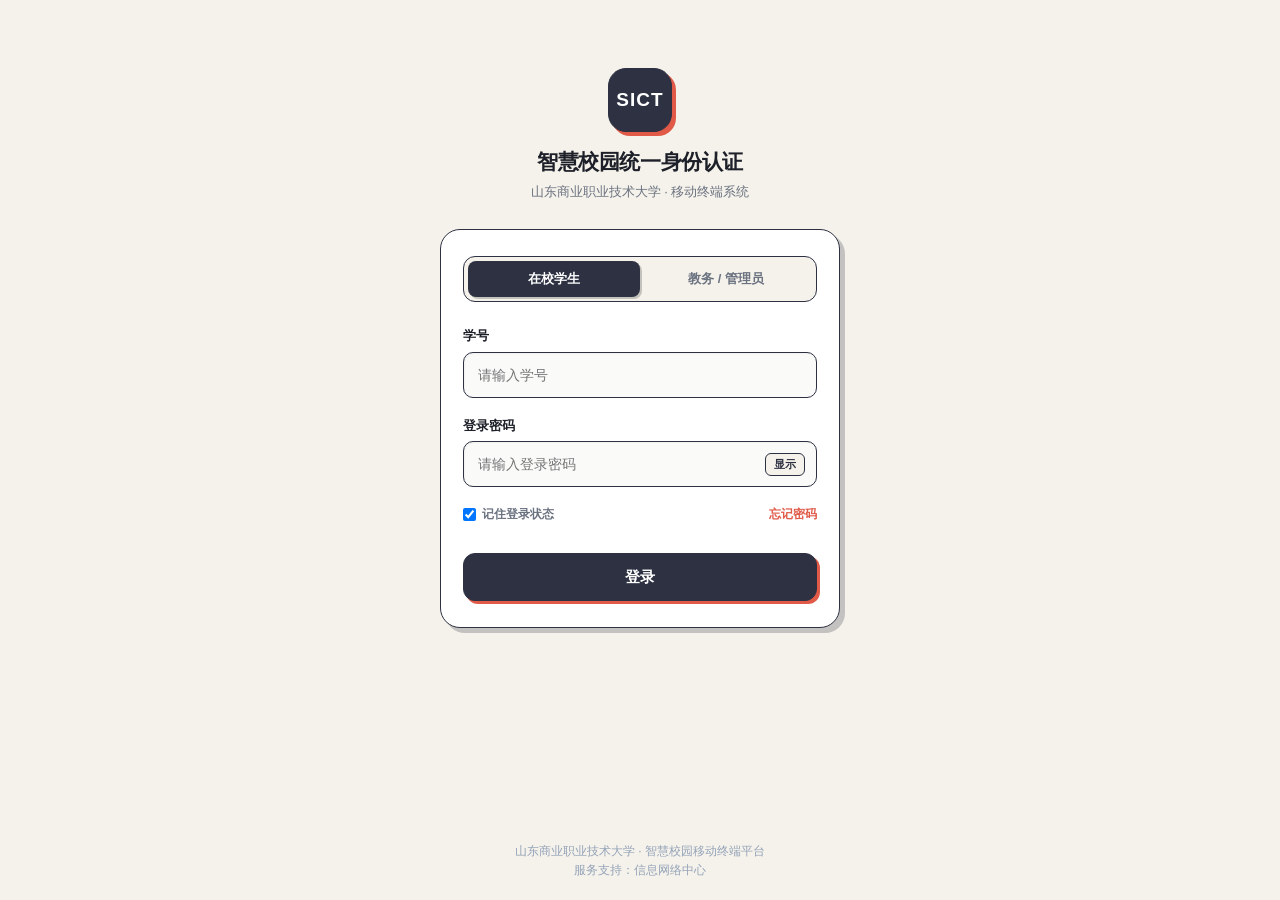
<file: app/src/main/assets/web/login.html>
<!DOCTYPE html>
<html lang="zh-CN">
<head>
    <meta charset="UTF-8">
    <link rel="icon" href="favicon.png" type="image/png">
    <meta name="viewport" content="width=device-width, initial-scale=1.0, maximum-scale=1.0, user-scalable=no, viewport-fit=cover">
    <title>统一身份认证 - 登录</title>
    <link rel="stylesheet" href="css/style.css">
    <style>
        body {
            background-color: #f5f2eb;
            min-height: 100vh;
            display: flex;
            flex-direction: column;
            justify-content: space-between;
            padding: 24px 20px 20px;
        }

        .login-container {
            width: 100%;
            max-width: 400px;
            margin: 44px auto 0;
        }

        .login-brand {
            text-align: center;
            margin-bottom: 28px;
        }

        .login-logo-box {
            width: 64px;
            height: 64px;
            border-radius: 18px;
            background: #2d3142;
            color: #ffffff;
            display: inline-flex;
            align-items: center;
            justify-content: center;
            font-size: 19px;
            font-weight: 900;
            letter-spacing: 1px;
            border: 1.5px solid #2d3142;
            box-shadow: 4px 4px 0px #e05a47;
            margin-bottom: 14px;
        }

        .login-title {
            font-size: 21px;
            font-weight: 900;
            color: #1e2029;
            letter-spacing: -0.4px;
        }

        .login-sub {
            font-size: 13px;
            color: #6b7280;
            margin-top: 4px;
            font-weight: 500;
        }

        .login-card {
            background: #ffffff;
            border-radius: 20px;
            padding: 26px 22px;
            border: 1.5px solid #2d3142;
            box-shadow: 5px 5px 0px rgba(45, 49, 66, 0.25);
        }

        .role-tabs {
            display: flex;
            background: #f5f2eb;
            padding: 4px;
            border-radius: 12px;
            border: 1.5px solid #2d3142;
            margin-bottom: 24px;
        }

        .role-tab-btn {
            flex: 1;
            padding: 9px 0;
            border: none;
            background: transparent;
            border-radius: 8px;
            font-size: 13px;
            font-weight: 800;
            color: #6b7280;
            cursor: pointer;
            transition: all 0.15s ease;
        }

        .role-tab-btn.active {
            background: #2d3142;
            color: #ffffff;
            box-shadow: 2px 2px 0px rgba(0,0,0,0.2);
        }

        .input-wrapper {
            margin-bottom: 18px;
        }

        .input-wrapper label {
            display: block;
            font-size: 13px;
            font-weight: 800;
            color: #1e2029;
            margin-bottom: 6px;
        }

        .input-box {
            position: relative;
            display: flex;
            align-items: center;
        }

        .input-box input {
            width: 100%;
            height: 46px;
            padding: 0 54px 0 14px;
            border: 1.5px solid #2d3142;
            border-radius: 10px;
            font-size: 14px;
            outline: none;
            background: #fafaf9;
            box-shadow: inset 1px 1px 2px rgba(0,0,0,0.04);
            transition: border-color 0.15s ease, background 0.15s ease;
        }

        .input-box input:focus {
            border-color: #e05a47;
            background: #ffffff;
        }

        .btn-toggle-pwd {
            position: absolute;
            right: 12px;
            background: #f5f2eb;
            border: 1px solid #2d3142;
            border-radius: 6px;
            font-size: 11px;
            font-weight: 700;
            cursor: pointer;
            color: #2d3142;
            padding: 3px 8px;
        }

        .login-submit-btn {
            width: 100%;
            height: 48px;
            background: #2d3142;
            color: #ffffff;
            border: 1.5px solid #2d3142;
            box-shadow: 3px 3px 0px #e05a47;
            border-radius: 12px;
            font-size: 15px;
            font-weight: 800;
            cursor: pointer;
            transition: transform 0.1s ease, box-shadow 0.1s ease;
            margin-top: 10px;
        }

        .login-submit-btn:active {
            transform: translate(2px, 2px);
            box-shadow: none;
        }

        .login-footer {
            text-align: center;
            font-size: 12px;
            color: #94a3b8;
            margin-top: 32px;
            line-height: 1.6;
            font-weight: 500;
        }
    </style>
</head>
<body>

    <div class="login-container">
        <!-- 头部品牌 -->
        <div class="login-brand">
            <div class="login-logo-box">SICT</div>
            <h1 class="login-title">智慧校园统一身份认证</h1>
            <p class="login-sub">山东商业职业技术大学 · 移动终端系统</p>
        </div>

        <!-- 登录表单卡片 -->
        <div class="login-card">
            <!-- 角色切换 Tab -->
            <div class="role-tabs">
                <button type="button" id="tab-student" class="role-tab-btn active">在校学生</button>
                <button type="button" id="tab-admin" class="role-tab-btn">教务 / 管理员</button>
            </div>

            <!-- 表单主体 -->
            <form id="login-form">
                <input type="hidden" id="login-role" value="student">
                
                <div class="input-wrapper">
                    <label id="label-account">学号</label>
                    <div class="input-box">
                        <input type="text" id="input-account" placeholder="请输入学号" required autocomplete="username" />
                    </div>
                </div>

                <div class="input-wrapper">
                    <label>登录密码</label>
                    <div class="input-box">
                        <input type="password" id="input-pwd" placeholder="请输入登录密码" required autocomplete="current-password" />
                        <button type="button" id="btn-toggle-pwd" class="btn-toggle-pwd">显示</button>
                    </div>
                </div>

                <div style="display: flex; justify-content: space-between; align-items: center; margin-bottom: 20px; font-size: 12px; color: #6b7280; font-weight: 600;">
                    <label style="display: flex; align-items: center; gap: 6px; cursor: pointer;">
                        <input type="checkbox" id="remember-me" checked style="width: auto;"> 记住登录状态
                    </label>
                    <a href="javascript:void(0)" onclick="alert('请联系学校教务处或信息中心重置密码')" style="color: #e05a47; text-decoration: none;">忘记密码</a>
                </div>

                <button type="submit" id="btn-submit-login" class="login-submit-btn">
                    <span id="btn-text">登录</span>
                </button>
            </form>
        </div>
    </div>

    <!-- 底部版权信息 -->
    <div class="login-footer">
        <p>山东商业职业技术大学 · 智慧校园移动终端平台</p>
        <p>服务支持：信息网络中心</p>
    </div>

    <script src="js/bridge.js"></script>
    <script src="js/data.js"></script>
    <script>
        document.addEventListener('DOMContentLoaded', () => {
            const roleInput = document.getElementById('login-role');
            const studentTab = document.getElementById('tab-student');
            const adminTab = document.getElementById('tab-admin');
            const labelAccount = document.getElementById('label-account');
            const inputAccount = document.getElementById('input-account');
            const inputPwd = document.getElementById('input-pwd');
            const togglePwdBtn = document.getElementById('btn-toggle-pwd');
            const form = document.getElementById('login-form');
            const submitBtn = document.getElementById('btn-submit-login');
            const btnText = document.getElementById('btn-text');

            // 切换角色
            const setRole = (role) => {
                roleInput.value = role;
                if (role === 'student') {
                    studentTab.classList.add('active');
                    adminTab.classList.remove('active');
                    labelAccount.textContent = '学号';
                    inputAccount.placeholder = '请输入学号';
                } else {
                    adminTab.classList.add('active');
                    studentTab.classList.remove('active');
                    labelAccount.textContent = '管理员工号';
                    inputAccount.placeholder = '请输入教务/管理员工号';
                }
            };

            studentTab.addEventListener('click', () => setRole('student'));
            adminTab.addEventListener('click', () => setRole('admin'));

            // 密码显隐切换
            togglePwdBtn.addEventListener('click', () => {
                const isPwd = inputPwd.type === 'password';
                inputPwd.type = isPwd ? 'text' : 'password';
                togglePwdBtn.textContent = isPwd ? '隐藏' : '显示';
            });

            // 异步提交登录（对接真实后端回环接口）
            form.addEventListener('submit', async (e) => {
                e.preventDefault();
                const role = roleInput.value;
                const accountNo = inputAccount.value.trim();
                const password = inputPwd.value.trim();

                if (!accountNo || !password) {
                    alert('请输入账号与密码');
                    return;
                }

                submitBtn.disabled = true;
                btnText.textContent = '身份核验中...';

                try {
                    const res = await DataManager.loginAsync(accountNo, password, role);
                    if (res.success) {
                        const modeTip = res.mode === 'backend' ? ' (已通过后端表格哈希鉴权)' : '';
                        JSBridge.showToast('登录成功' + modeTip);
                        setTimeout(() => {
                            window.location.replace('index.html');
                        }, 300);
                    } else {
                        submitBtn.disabled = false;
                        btnText.textContent = '登录';
                        alert(res.message);
                    }
                } catch (err) {
                    submitBtn.disabled = false;
                    btnText.textContent = '登录';
                    alert('登录请求发生异常: ' + err.message);
                }
            });
        });
    </script>
</body>
</html>
</file>
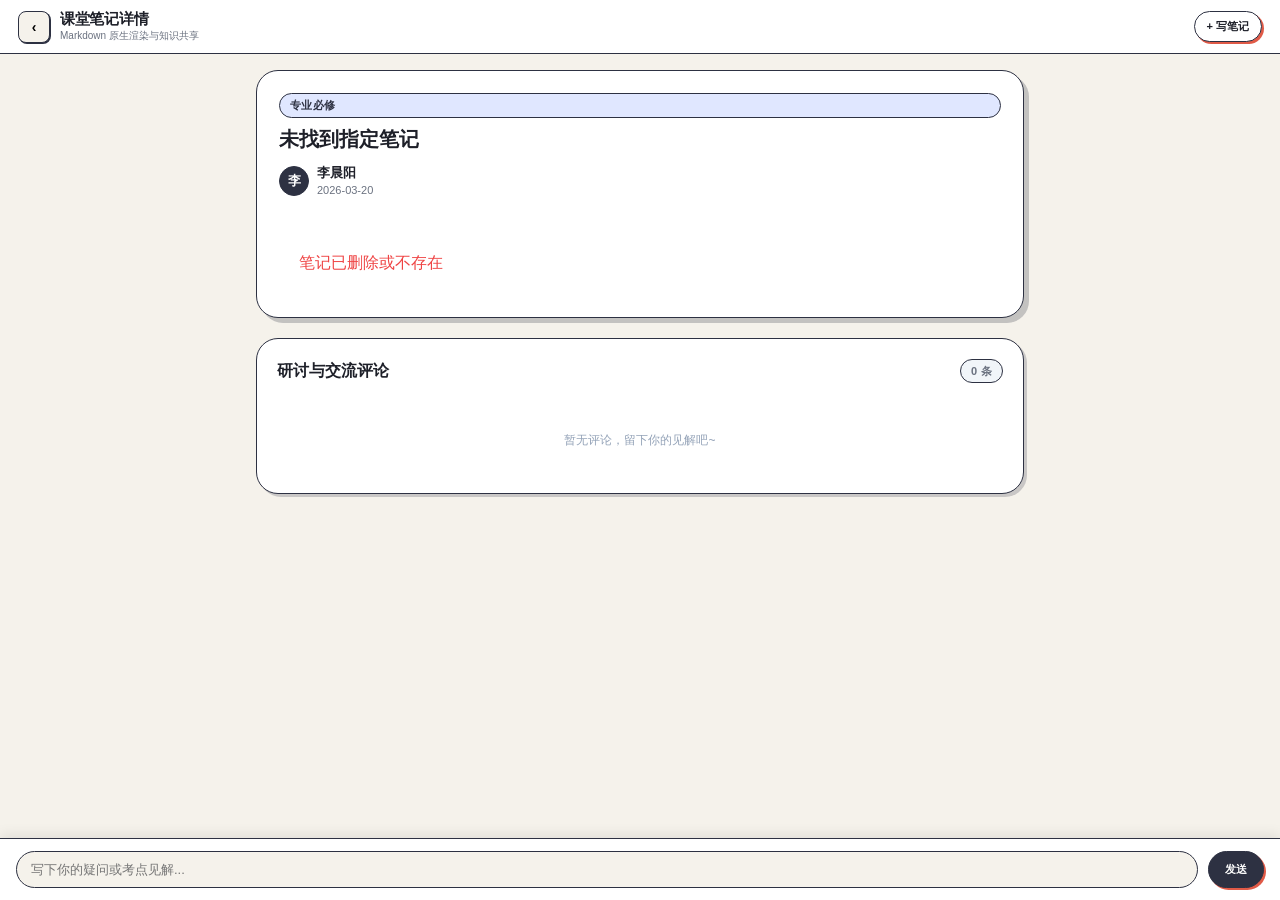
<file: app/src/main/assets/web/note_detail.html>
<!DOCTYPE html>
<html lang="zh-CN">
<head>
    <meta charset="UTF-8">
    <link rel="icon" href="favicon.png" type="image/png">
    <meta name="viewport" content="width=device-width, initial-scale=1.0, maximum-scale=1.0, user-scalable=no, viewport-fit=cover">
    <title>笔记详情 - 智慧校园助手</title>
    <link rel="stylesheet" href="css/style.css">
    <style>
        .detail-container {
            max-width: 800px;
            margin: 0 auto;
            padding: 16px;
            padding-bottom: 90px;
        }

        .article-card {
            background: #ffffff;
            border: var(--geo-border);
            border-radius: var(--geo-radius-lg);
            padding: 22px;
            box-shadow: var(--geo-shadow-lg);
            margin-bottom: 20px;
        }

        .article-header {
            border-bottom: 2px solid var(--border-color);
            padding-bottom: 14px;
            margin-bottom: 18px;
        }

        .article-title {
            font-size: 20px;
            font-weight: 800;
            color: var(--text-main);
            line-height: 1.35;
        }

        .article-meta {
            display: flex;
            align-items: center;
            justify-content: space-between;
            margin-top: 10px;
            flex-wrap: wrap;
            gap: 8px;
        }

        .author-info {
            display: flex;
            align-items: center;
            gap: 8px;
        }

        .author-avatar {
            width: 30px;
            height: 30px;
            border-radius: var(--geo-radius-pill);
            background: var(--primary);
            color: #ffffff;
            display: flex;
            align-items: center;
            justify-content: center;
            font-size: 13px;
            font-weight: 800;
            border: 1.5px solid var(--border-dark);
        }

        .article-body .md-h1 { font-size: 20px; font-weight: 800; border-bottom: 2px solid var(--border-color); padding-bottom: 6px; margin: 18px 0 12px; }
        .article-body .md-h2 { font-size: 17px; font-weight: 800; border-left: 4px solid var(--primary-accent); padding-left: 8px; margin: 16px 0 10px; }
        .article-body .md-h3 { font-size: 15px; font-weight: 700; margin: 14px 0 8px; }
        .article-body .md-p { font-size: 14px; line-height: 1.75; color: var(--text-main); margin-bottom: 12px; }
        .article-body .md-blockquote { border-left: 4px solid #cbd5e1; background: #f8fafc; padding: 10px 14px; margin: 14px 0; color: #475569; border-radius: 0 6px 6px 0; font-size: 13px; }
        .article-body .inline-code { background: #f1f5f9; color: #b91c1c; padding: 2px 6px; border-radius: 4px; font-size: 12px; font-family: monospace; border: 1px solid #e2e8f0; }
        .article-body .code-block-wrapper { position: relative; background: #1e293b; color: #f8fafc; padding: 14px; border-radius: var(--geo-radius-sm); overflow-x: auto; margin: 14px 0; border: var(--geo-border); }
        .article-body .code-lang-badge { position: absolute; top: 6px; right: 10px; font-size: 10px; color: #94a3b8; text-transform: uppercase; font-weight: 700; }
        .article-body .code-block { font-family: Consolas, monospace; font-size: 12px; line-height: 1.5; }
        .article-body .md-table-wrap { overflow-x: auto; margin: 14px 0; }
        .article-body .md-table { width: 100%; border-collapse: collapse; font-size: 13px; }
        .article-body .md-table th, .article-body .md-table td { border: 1px solid #cbd5e1; padding: 8px 12px; text-align: left; }
        .article-body .md-table th { background: #f1f5f9; font-weight: 700; }
        .article-body .markdown-hr { border: none; border-top: 2px dashed #cbd5e1; margin: 20px 0; }
        .article-body .task-item { display: flex; align-items: center; gap: 6px; font-size: 13px; margin-bottom: 6px; }
        .article-body .task-box { font-weight: bold; color: var(--primary-accent); }

        /* 评论区域 */
        .comments-section {
            background: #ffffff;
            border: var(--geo-border);
            border-radius: var(--geo-radius-lg);
            padding: 20px;
            box-shadow: var(--geo-shadow-md);
        }

        .comments-header {
            font-size: 16px;
            font-weight: 800;
            display: flex;
            justify-content: space-between;
            align-items: center;
            border-bottom: 2px solid var(--border-color);
            padding-bottom: 10px;
            margin-bottom: 14px;
        }

        .comment-item {
            display: flex;
            gap: 12px;
            padding: 12px 0;
            border-bottom: 1px solid #f1f5f9;
        }

        .comment-item:last-child {
            border-bottom: none;
        }

        .comment-content-box {
            flex: 1;
        }

        .comment-author-line {
            display: flex;
            justify-content: space-between;
            font-size: 12px;
            margin-bottom: 4px;
        }

        .comment-text {
            font-size: 13px;
            color: var(--text-main);
            line-height: 1.5;
            background: #fbfaf8;
            padding: 8px 12px;
            border-radius: var(--geo-radius-sm);
            border: 1px solid #e2e8f0;
            margin-top: 4px;
        }

        /* 底部发表评论浮动栏 */
        .floating-comment-bar {
            position: fixed;
            bottom: 0;
            left: 0;
            right: 0;
            background: #ffffff;
            border-top: var(--geo-border);
            padding: 12px 16px;
            display: flex;
            gap: 10px;
            box-shadow: 0 -4px 12px rgba(0, 0, 0, 0.08);
            z-index: 1000;
        }

        .comment-input {
            flex: 1;
            padding: 10px 14px;
            border: var(--geo-border);
            border-radius: var(--geo-radius-pill);
            font-size: 13px;
            outline: none;
            background: var(--bg-page);
        }

        .comment-input:focus {
            background: #ffffff;
            border-color: var(--primary-accent);
        }
    </style>
</head>
<body>

    <!-- 顶部导航头 -->
    <header class="app-header">
        <div style="display: flex; align-items: center; gap: 10px;">
            <button id="btn-back" class="btn-icon" title="返回主界面">‹</button>
            <div>
                <div class="brand-title" style="font-size: 15px;">课堂笔记详情</div>
                <div class="brand-sub" style="font-size: 10px;">Markdown 原生渲染与知识共享</div>
            </div>
        </div>
        <div style="display: flex; align-items: center; gap: 8px;">
            <button id="btn-delete-note" class="btn-action" style="display: none; color: #ef4444; background: #fee2e2; border: 1.5px solid #fca5a5; padding: 4px 10px; font-size: 11px;">
                删除笔记
            </button>
            <button id="btn-write-new" class="btn-glass" style="font-size: 11px;">
                + 写笔记
            </button>
        </div>
    </header>

    <div class="detail-container">

        <!-- 笔记主体卡片 -->
        <article class="article-card">
            <div class="article-header">
                <div id="note-category-badge" class="tag-badge" style="background: #e0e7ff; color: var(--primary); font-size: 11px; margin-bottom: 8px;">专业必修</div>
                <h1 id="note-title" class="article-title">加载中...</h1>
                <div class="article-meta">
                    <div class="author-info">
                        <div id="note-author-avatar" class="author-avatar">李</div>
                        <div>
                            <div id="note-author-name" style="font-size: 13px; font-weight: 700;">李晨阳</div>
                            <div id="note-time" style="font-size: 11px; color: var(--text-muted);">2026-03-20</div>
                        </div>
                    </div>
                    <div id="note-tags-container" style="display: flex; gap: 6px;"></div>
                </div>
            </div>

            <!-- Markdown 渲染正文 -->
            <div id="note-markdown-body" class="article-body">
                <div style="text-align: center; padding: 40px; color: #94a3b8;">正在加载笔记正文...</div>
            </div>
        </article>

        <!-- 评论列表卡片 -->
        <section class="comments-section">
            <div class="comments-header">
                <span>研讨与交流评论</span>
                <span id="comments-count-badge" class="tag-badge" style="background: #f1f5f9; color: var(--text-muted);">0 条</span>
            </div>

            <div id="comments-list-box">
                <div style="text-align: center; padding: 24px; color: #94a3b8; font-size: 12px;">
                    暂无评论，留下你的见解吧~
                </div>
            </div>
        </section>

    </div>

    <!-- 底部固定输入评论条 -->
    <div class="floating-comment-bar">
        <input type="text" id="input-comment-text" class="comment-input" placeholder="写下你的疑问或考点见解..." />
        <button id="btn-submit-comment" class="btn-glass" style="background: var(--primary); color: #ffffff; border-color: var(--border-dark); padding: 8px 16px;">
            发送
        </button>
    </div>

    <!-- 脚本引入 (包含开源 Marked 解析器) -->
    <script src="js/bridge.js"></script>
    <script src="js/data.js"></script>
    <script src="libs/marked.min.js"></script>
    <script src="js/markdown.js"></script>
    <script>
        document.addEventListener('DOMContentLoaded', async () => {
            const urlParams = new URLSearchParams(window.location.search);
            const noteId = urlParams.get('id') || 'n1';
            const currentUser = DataManager.getCurrentUser();

            // 返回按钮：确保返回至笔记共享广场页面
            document.getElementById('btn-back').addEventListener('click', () => {
                window.location.href = 'index.html?tab=notes';
            });

            // 新建笔记跳转
            document.getElementById('btn-write-new').addEventListener('click', () => {
                window.location.href = 'note_edit.html';
            });

            // 1. 获取笔记与评论数据
            let noteData = null;
            let comments = [];

            try {
                const res = await fetch(`http://8.220.210.247:3000/api/notes/${noteId}`);
                if (res.ok) {
                    const json = await res.json();
                    if (json.code === 200 && json.data) {
                        noteData = json.data;
                        comments = json.data.comments || [];
                    }
                }
            } catch (err) {
                console.warn('后端离线，从本地缓存加载:', err);
            }

            // 本地兜底查找（从服务器重新获取）
            if (!noteData) {
                const localNotes = await DataManager.getNotes();
                noteData = localNotes.find(n => n.id === noteId) || localNotes[0];
                comments = [];
            }

            if (!noteData) {
                document.getElementById('note-title').textContent = '未找到指定笔记';
                document.getElementById('note-markdown-body').innerHTML = '<div style="color:#ef4444; padding:20px;">笔记已删除或不存在</div>';
                return;
            }

            // 2. 【暂缓功能已注释】行为记录功能已按需注释保留，后续启用时取消注释即可
            /*
            if (currentUser && currentUser.isLoggedIn) {
                try {
                    fetch('http://8.220.210.247:3000/api/logs', {
                        method: 'POST',
                        headers: { 'Content-Type': 'application/json' },
                        body: JSON.stringify({
                            accountNo: currentUser.accountNo,
                            userName: currentUser.name,
                            role: currentUser.role,
                            actionType: 'VIEW_NOTE',
                            targetId: noteId,
                            targetTitle: noteData.title,
                            detail: `${currentUser.name} 查阅了笔记《${noteData.title}》的正文详情`
                        })
                    }).catch(e => { });
                } catch (e) { }
            }
            */

            // 3. 渲染笔记元信息与 Markdown 正文
            document.getElementById('note-title').textContent = noteData.title;
            document.getElementById('note-category-badge').textContent = noteData.category || '专业必修';
            document.getElementById('note-author-name').textContent = noteData.authorName || noteData.author || '在校生';
            document.getElementById('note-author-avatar').textContent = (noteData.authorName || noteData.author || '李').charAt(0);
            document.getElementById('note-time').textContent = noteData.createdAt || noteData.time || '刚刚';

            const tagsContainer = document.getElementById('note-tags-container');
            if (noteData.tags && Array.isArray(noteData.tags)) {
                tagsContainer.innerHTML = noteData.tags.map(t => `<span class="tag-badge" style="background:#f1f5f9; color:#475569; font-size:10px;">#${t}</span>`).join('');
            }

            // 渲染正文
            const bodyEl = document.getElementById('note-markdown-body');
            bodyEl.innerHTML = MarkdownParser.render(noteData.content || '（笔记正文为空）');

            // 检查当前用户是否有删除权限（管理员或作者本人）
            const deleteBtn = document.getElementById('btn-delete-note');
            const isAdmin = currentUser && (currentUser.role === 'admin' || currentUser.role === 'teacher');
            const isOwner = currentUser && ((currentUser.accountNo && (noteData.authorAccount === currentUser.accountNo || noteData.authorId === currentUser.accountNo)) || (noteData.authorName === currentUser.name || noteData.author === currentUser.name));

            if (deleteBtn && (isAdmin || isOwner)) {
                deleteBtn.style.display = 'inline-flex';
                deleteBtn.addEventListener('click', async () => {
                    if (!confirm(`确定要删除这篇笔记《${noteData.title}》吗？删除后将无法恢复。`)) {
                        return;
                    }

                    try {
                        const delRes = await fetch(`http://8.220.210.247:3000/api/notes/${noteId}`, {
                            method: 'DELETE',
                            headers: { 'Content-Type': 'application/json' },
                            body: JSON.stringify({
                                role: currentUser.role,
                                accountNo: currentUser.accountNo,
                                name: currentUser.name
                            })
                        });
                        if (delRes.ok) {
                            DataManager.deleteNote(noteId, currentUser);
                            JSBridge.showToast('笔记已成功删除');
                            setTimeout(() => {
                                window.location.href = 'index.html?tab=notes';
                            }, 300);
                            return;
                        }
                    } catch (e) { }

                    // 离线/本地处理
                    const localRes = DataManager.deleteNote(noteId, currentUser);
                    if (localRes.success) {
                        JSBridge.showToast('笔记已删除 (本地)');
                        setTimeout(() => {
                            window.location.href = 'index.html?tab=notes';
                        }, 300);
                    } else {
                        JSBridge.showToast(localRes.message);
                    }
                });
            }

            // 4. 渲染评论列表
            const renderComments = () => {
                const countBadge = document.getElementById('comments-count-badge');
                const listBox = document.getElementById('comments-list-box');
                countBadge.textContent = `${comments.length} 条`;

                if (comments.length === 0) {
                    listBox.innerHTML = `
                        <div style="text-align: center; padding: 24px; color: #94a3b8; font-size: 12px;">
                            暂无评论，写下你的见解抢沙发吧~
                        </div>
                    `;
                    return;
                }

                listBox.innerHTML = comments.map(c => `
                    <div class="comment-item">
                        <div class="author-avatar" style="width:26px; height:26px; font-size:11px; background:#4338ca;">
                            ${(c.authorName || '学').charAt(0)}
                        </div>
                        <div class="comment-content-box">
                            <div class="comment-author-line">
                                <strong style="color: var(--text-main);">${c.authorName || '在校同学'}</strong>
                                <span style="color: var(--text-muted); font-size: 11px;">${c.time || '刚刚'}</span>
                            </div>
                            <div class="comment-text">${MarkdownParser.escapeHtml(c.content)}</div>
                        </div>
                    </div>
                `).join('');
            };

            renderComments();

            // 5. 发表评论
            const submitCommentBtn = document.getElementById('btn-submit-comment');
            const commentInput = document.getElementById('input-comment-text');

            const doComment = async () => {
                if (!currentUser || !currentUser.isLoggedIn) {
                    JSBridge.showToast('请先登录账号后发表评论');
                    window.location.href = 'login.html';
                    return;
                }

                const content = commentInput.value.trim();
                if (!content) {
                    JSBridge.showToast('评论内容不能为空');
                    return;
                }

                // 提交后端写入数据库并自动触发 COMMENT_NOTE 日志记录
                try {
                    const res = await fetch(`http://8.220.210.247:3000/api/notes/${noteId}/comments`, {
                        method: 'POST',
                        headers: { 'Content-Type': 'application/json' },
                        body: JSON.stringify({
                            authorName: currentUser.name,
                            authorAccount: currentUser.accountNo,
                            role: currentUser.role,
                            content: content
                        })
                    });
                    const resData = await res.json();
                    if (resData.code === 200 && resData.data) {
                        comments.push(resData.data);
                        commentInput.value = '';
                        renderComments();
                        JSBridge.showToast('评论成功并记录审计日志！');
                        return;
                    }
                } catch (err) {
                    console.warn('后端通信失败，执行本地模拟:', err);
                }

                // 本地临时展示
                comments.push({
                    authorName: currentUser.name,
                    content: content,
                    time: '刚刚'
                });
                commentInput.value = '';
                renderComments();
                JSBridge.showToast('评论发表成功！');
            };

            submitCommentBtn.addEventListener('click', doComment);
            commentInput.addEventListener('keydown', (e) => {
                if (e.key === 'Enter') doComment();
            });
        });
    </script>
</body>
</html>
</file>
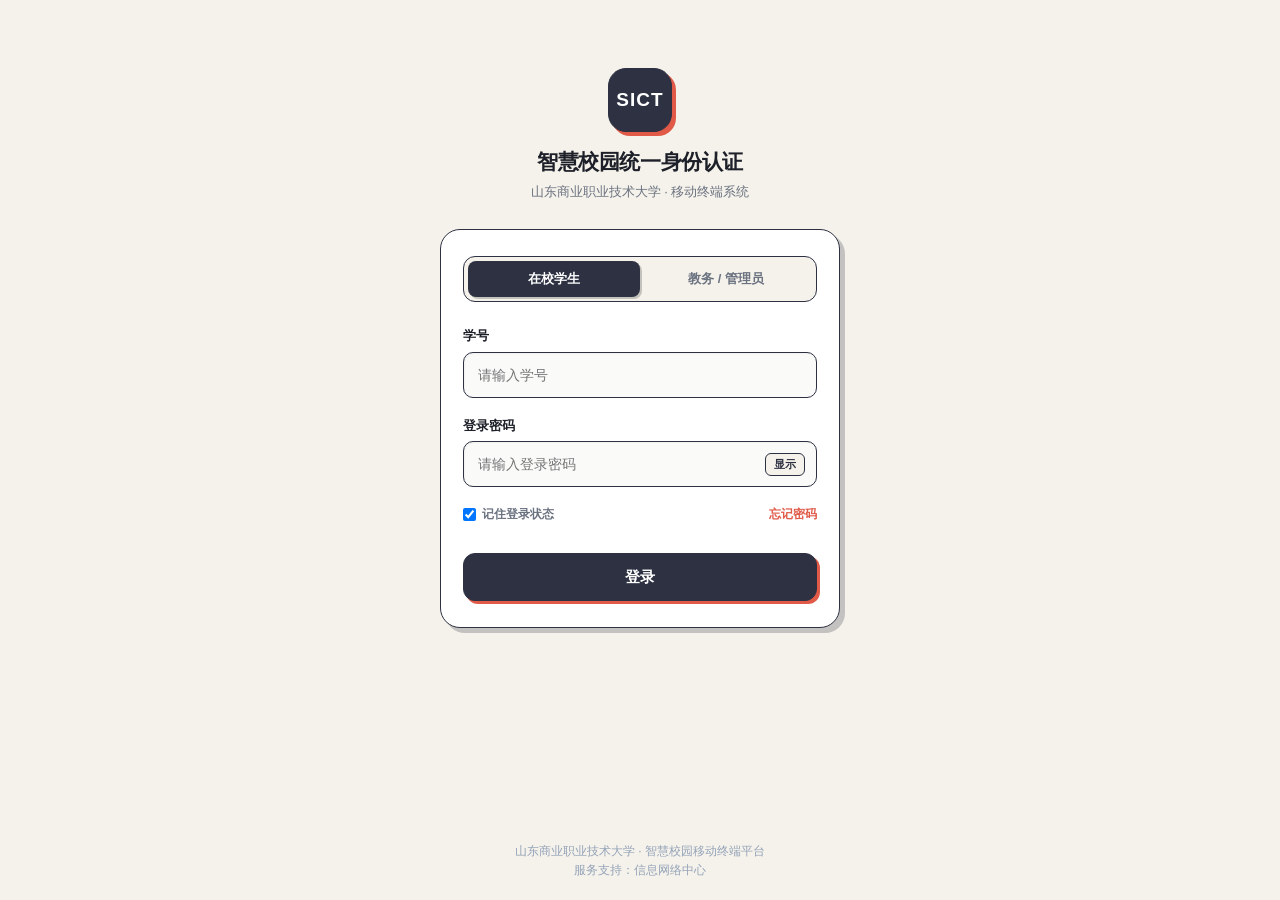
<file: app/src/main/assets/web/note_edit.html>
<!DOCTYPE html>
<html lang="zh-CN">
<head>
    <meta charset="UTF-8">
    <link rel="icon" href="favicon.png" type="image/png">
    <meta name="viewport" content="width=device-width, initial-scale=1.0, maximum-scale=1.0, user-scalable=no, viewport-fit=cover">
    <title>撰写 Markdown 笔记 - 智慧校园助手</title>
    <!-- 全局几何大胆风与主题样式 -->
    <link rel="stylesheet" href="css/style.css">
    <!-- 开源 Markdown 编辑器 (EasyMDE / SimpleMDE) 样式定制 -->
    <link rel="stylesheet" href="libs/easymde.css">
    <style>
        .editor-container {
            max-width: 960px;
            margin: 0 auto;
            padding: 16px;
        }

        /* 渲染出的 Markdown 内容基础规范 */
        .preview-content .md-h1 { font-size: 20px; font-weight: 800; border-bottom: 2px solid var(--border-color); padding-bottom: 6px; margin: 14px 0 10px; }
        .preview-content .md-h2 { font-size: 17px; font-weight: 800; border-left: 4px solid var(--primary-accent); padding-left: 8px; margin: 14px 0 8px; }
        .preview-content .md-h3 { font-size: 15px; font-weight: 700; margin: 12px 0 6px; }
        .preview-content .md-p { font-size: 13.5px; line-height: 1.7; color: var(--text-main); margin-bottom: 10px; }
        .preview-content .md-blockquote { border-left: 4px solid #cbd5e1; background: #f8fafc; padding: 8px 12px; margin: 10px 0; color: #475569; border-radius: 0 4px 4px 0; font-size: 12px; }
        .preview-content .inline-code { background: #f1f5f9; color: #b91c1c; padding: 2px 5px; border-radius: 4px; font-size: 12px; font-family: monospace; border: 1px solid #e2e8f0; }
        .preview-content .code-block-wrapper { position: relative; background: #1e293b; color: #f8fafc; padding: 14px; border-radius: var(--geo-radius-sm); overflow-x: auto; margin: 12px 0; border: var(--geo-border); }
        .preview-content .code-lang-badge { position: absolute; top: 6px; right: 10px; font-size: 10px; color: #94a3b8; text-transform: uppercase; font-weight: 700; }
        .preview-content .code-block { font-family: Consolas, monospace; font-size: 12px; line-height: 1.5; }
        .preview-content .md-table-wrap { overflow-x: auto; margin: 12px 0; }
        .preview-content .md-table { width: 100%; border-collapse: collapse; font-size: 12px; }
        .preview-content .md-table th, .preview-content .md-table td { border: 1px solid #cbd5e1; padding: 8px 10px; text-align: left; }
        .preview-content .md-table th { background: #f1f5f9; font-weight: 700; }
        .preview-content .markdown-hr { border: none; border-top: 2px dashed #cbd5e1; margin: 16px 0; }
        .preview-content .task-item { display: flex; align-items: center; gap: 6px; font-size: 13px; margin-bottom: 6px; }
        .preview-content .task-box { font-weight: bold; color: var(--primary-accent); }
    </style>
</head>
<body>

    <!-- 顶部状态导航头 -->
    <header class="app-header">
        <div style="display: flex; align-items: center; gap: 10px;">
            <button id="btn-back-home" class="btn-icon" title="返回笔记共享广场">‹</button>
            <div>
                <div class="brand-title" style="font-size: 15px;">新建 Markdown 笔记</div>
                <div class="brand-sub" style="font-size: 10px;">开源 EasyMDE 引擎驱动 · 实时渲染</div>
            </div>
        </div>
        <button id="btn-publish-note" class="btn-glass" style="background: var(--primary-accent); color: #ffffff; border-color: var(--border-dark);">
            发布笔记
        </button>
    </header>

    <div class="editor-container">

        <!-- 笔记元数据设置卡片 -->
        <div class="feed-card" style="margin-bottom: 12px;">
            <div class="form-group" style="margin-bottom: 10px;">
                <label>笔记标题 *</label>
                <input type="text" id="input-note-title" placeholder="例如：计算机网络考点精简归纳 / Java 核心实训" required style="font-weight: 700; font-size: 14px;">
            </div>
            <div style="display: flex; gap: 10px;">
                <div class="form-group" style="flex: 1; margin-bottom: 0;">
                    <label>所属学科分类 *</label>
                    <select id="input-note-category">
                        <option value="专业必修">专业必修</option>
                        <option value="基础学科">基础学科</option>
                        <option value="技术拓展">技术拓展</option>
                    </select>
                </div>
                <div class="form-group" style="flex: 1; margin-bottom: 0;">
                    <label>检索标签 (空格分隔)</label>
                    <input type="text" id="input-note-tags" placeholder="例如: TCP 算法 期末重点">
                </div>
            </div>
        </div>

        <!-- 开源 Markdown 核心宿主容器 -->
        <textarea id="markdown-editor-target"></textarea>

    </div>

    <!-- 业务与开源脚本引入 -->
    <script src="js/bridge.js"></script>
    <script src="js/data.js"></script>
    <!--
      开源库引用声明:
      1. marked.min.js: https://github.com/markedjs/marked (MIT License)
      2. easymde.js: https://github.com/Ionaru/easy-markdown-editor (MIT License)
    -->
    <script src="libs/marked.min.js"></script>
    <script src="libs/easymde.js"></script>

    <script>
        document.addEventListener('DOMContentLoaded', () => {
            // 路由鉴权：未登录强制返回登录页
            const currentUser = DataManager.getCurrentUser();
            if (!currentUser || !currentUser.isLoggedIn) {
                JSBridge.showToast('请先登录账号后再写笔记');
                window.location.href = 'login.html';
                return;
            }

            const inputTitle = document.getElementById('input-note-title');
            const selectCategory = document.getElementById('input-note-category');
            const inputTags = document.getElementById('input-note-tags');

            // 预填范例 Markdown 模板
            const initialContent = `# 新建课堂笔记\n\n## 1. 核心知识要点\n这里写下本节课的重要定义与公式。\n\n- **关键概念 1**：说明与例证\n- **关键概念 2**：算法或代码实现\n\n\`\`\`javascript\n// 核心实现代码\nfunction helloWorld() {\n    console.log("Hello Smart Campus!");\n}\n\`\`\`\n\n> 考试提醒：该知识点常作为期末分析大题出题。\n`;

            // 初始化成熟开源 Markdown 编辑器 (EasyMDE)
            const easyMDE = new EasyMDE({
                element: document.getElementById('markdown-editor-target'),
                initialValue: initialContent,
                placeholder: '使用 Markdown 语法书写笔记，支持标题 #、粗体 **、引用 >、代码块 ``` 等...',
                sideBySide: window.innerWidth >= 768 // 平板或宽屏默认开启实时分栏
            });

            // 返回按钮：确保返回至笔记共享广场页面（index.html?tab=notes），而非课程表页面
            document.getElementById('btn-back-home').addEventListener('click', () => {
                if (confirm('确认放弃当前编辑并返回笔记广场？')) {
                    window.location.href = 'index.html?tab=notes';
                }
            });

            // 发布笔记
            document.getElementById('btn-publish-note').addEventListener('click', async () => {
                const title = inputTitle.value.trim();
                const category = selectCategory.value;
                const tagsStr = inputTags.value.trim();
                const content = easyMDE.getValue().trim();

                if (!title) {
                    JSBridge.showToast('请填写笔记标题');
                    inputTitle.focus();
                    return;
                }
                if (!content) {
                    JSBridge.showToast('请填写笔记正文内容');
                    return;
                }

                const tags = tagsStr ? tagsStr.split(/[\s,，]+/).filter(Boolean) : [category];
                const notePayload = {
                    title: title,
                    category: category,
                    tags: tags,
                    content: content,
                    authorName: currentUser.name,
                    authorAccount: currentUser.accountNo,
                    role: currentUser.role
                };

                // 优先上报服务端并写入数据库
                try {
                    const res = await fetch('http://8.220.210.247:3000/api/notes', {
                        method: 'POST',
                        headers: { 'Content-Type': 'application/json' },
                        body: JSON.stringify(notePayload)
                    });
                    const resData = await res.json();
                    if (resData.code === 200 && resData.data && resData.data.id) {
                        // 仅存 localStorage，不再调 addNote（避免二次提交后端）
                        const note = {
                            id: resData.data.id,
                            title: resData.data.title,
                            category: resData.data.category,
                            author: resData.data.authorName,
                            authorAccount: currentUser.accountNo,
                            role: currentUser.role,
                            tags: resData.data.tags,
                            content: resData.data.content,
                            time: '刚刚',
                            likes: 0
                        };
                        const stored = localStorage.getItem('campus_notes');
                        let list = stored ? JSON.parse(stored) : [];
                        list.unshift(note);
                        localStorage.setItem('campus_notes', JSON.stringify(list));
                        JSBridge.showToast('笔记发布成功！');
                        setTimeout(() => {
                            window.location.href = `note_detail.html?id=${resData.data.id}`;
                        }, 400);
                        return;
                    }
                } catch (err) {
                    console.warn('后端离线，执行本地持久化存储:', err);
                }

                // 离线环境本地兜底
                const localNote = await DataManager.addNote({
                    title: title,
                    category: category,
                    author: currentUser.name,
                    tags: tags,
                    content: content
                });
                JSBridge.showToast('笔记已保存在本地！');
                setTimeout(() => {
                    window.location.href = `note_detail.html?id=${localNote[0].id}`;
                }, 400);
            });
        });
    </script>
</body>
</html>
</file>
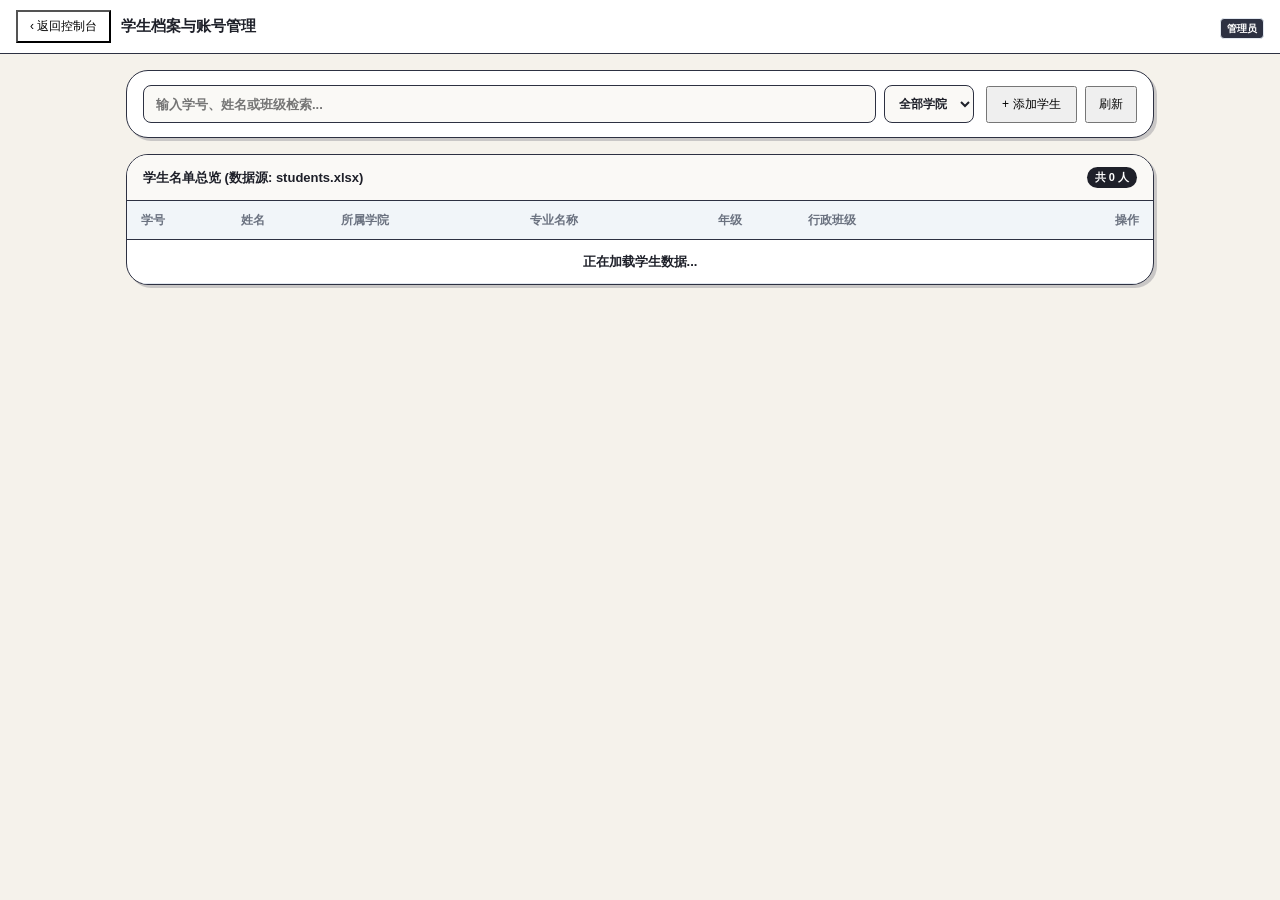
<file: app/src/main/assets/web/student_manage.html>
<!DOCTYPE html>
<html lang="zh-CN">
<head>
    <meta charset="UTF-8">
    <link rel="icon" href="favicon.png" type="image/png">
    <meta name="viewport" content="width=device-width, initial-scale=1.0, maximum-scale=1.0, user-scalable=no, viewport-fit=cover">
    <title>学生档案与账号管理 - 智慧校园助手</title>
    <link rel="stylesheet" href="css/style.css">
    <style>
        .manage-body {
            background: var(--bg-page);
            min-height: 100vh;
        }

        .manage-container {
            max-width: 1060px;
            margin: 0 auto;
            padding: 16px;
        }

        /* 顶部操作区 */
        .manage-toolbar {
            background: #ffffff;
            border: var(--geo-border);
            border-radius: var(--geo-radius-lg);
            box-shadow: var(--geo-shadow-md);
            padding: 14px 16px;
            margin-bottom: 16px;
            display: flex;
            flex-wrap: wrap;
            align-items: center;
            justify-content: space-between;
            gap: 12px;
        }

        .toolbar-search-box {
            display: flex;
            flex: 1;
            min-width: 260px;
            gap: 8px;
        }

        .toolbar-input {
            flex: 1;
            height: 38px;
            padding: 0 12px;
            border: var(--geo-border);
            border-radius: var(--geo-radius-sm);
            font-size: 13px;
            font-weight: 700;
            background: #faf9f6;
            color: var(--text-main);
            outline: none;
        }

        .toolbar-input:focus {
            background: #ffffff;
            border-color: var(--primary);
        }

        .toolbar-select {
            height: 38px;
            padding: 0 10px;
            border: var(--geo-border);
            border-radius: var(--geo-radius-sm);
            font-size: 12px;
            font-weight: 700;
            background: #faf9f6;
            color: var(--text-main);
            outline: none;
            cursor: pointer;
        }

        .manage-actions {
            display: flex;
            align-items: center;
            gap: 8px;
        }

        /* 学生表格卡片 */
        .table-card {
            background: #ffffff;
            border: var(--geo-border);
            border-radius: var(--geo-radius-lg);
            box-shadow: var(--geo-shadow-md);
            overflow: hidden;
        }

        .table-header-bar {
            padding: 12px 16px;
            background: #faf9f6;
            border-bottom: var(--geo-border);
            display: flex;
            justify-content: space-between;
            align-items: center;
            font-size: 13px;
            font-weight: 800;
            color: var(--text-main);
        }

        .student-count-badge {
            font-size: 11px;
            font-weight: 800;
            background: var(--text-main);
            color: #ffffff;
            padding: 2px 8px;
            border-radius: 12px;
        }

        /* 桌面端表格视图 */
        .student-table {
            width: 100%;
            border-collapse: collapse;
            font-size: 12px;
            text-align: left;
        }

        .student-table th {
            padding: 10px 14px;
            background: #f1f5f9;
            color: var(--text-muted);
            font-weight: 800;
            border-bottom: var(--geo-border);
            white-space: nowrap;
        }

        .student-table td {
            padding: 12px 14px;
            border-bottom: 1px solid #e2e8f0;
            color: var(--text-main);
            font-weight: 600;
            vertical-align: middle;
        }

        .student-table tr:hover {
            background: #fafaf9;
        }

        .cell-account {
            font-family: monospace;
            font-weight: 800;
            color: var(--primary);
        }

        .cell-tag {
            display: inline-block;
            padding: 2px 6px;
            font-size: 10px;
            font-weight: 800;
            border-radius: 4px;
            background: #f1f5f9;
            color: var(--text-main);
            border: 1px solid #e2e8f0;
        }

        .table-btn-group {
            display: flex;
            gap: 6px;
            align-items: center;
        }

        .btn-table-action {
            padding: 4px 8px;
            font-size: 11px;
            font-weight: 800;
            border: 1.5px solid var(--border-dark);
            border-radius: var(--geo-radius-sm);
            background: #ffffff;
            cursor: pointer;
            transition: all 0.1s ease;
        }

        .btn-table-action:hover {
            background: #f1f5f9;
            transform: translateY(-1px);
        }

        .btn-table-action.danger {
            color: var(--primary-accent);
            border-color: var(--primary-accent);
        }

        .btn-table-action.danger:hover {
            background: #fff5f5;
        }

        /* 移动端卡片式自适应 */
        .mobile-card-list {
            display: none;
            padding: 12px;
            gap: 12px;
            flex-direction: column;
        }

        .student-item-card {
            border: 1.5px solid var(--border-dark);
            border-radius: var(--geo-radius-md);
            padding: 12px;
            background: #ffffff;
            box-shadow: 2px 2px 0px var(--border-dark);
        }

        .student-item-header {
            display: flex;
            justify-content: space-between;
            align-items: center;
            margin-bottom: 8px;
        }

        .student-item-name {
            font-size: 14px;
            font-weight: 800;
            color: var(--text-main);
        }

        .student-item-account {
            font-family: monospace;
            font-weight: 800;
            color: var(--primary);
            font-size: 12px;
        }

        .student-item-info {
            font-size: 11px;
            color: var(--text-muted);
            line-height: 1.6;
            margin-bottom: 10px;
        }

        .student-item-actions {
            display: flex;
            gap: 6px;
            border-top: 1px dashed #e2e8f0;
            padding-top: 8px;
            justify-content: flex-end;
        }

        @media (max-width: 768px) {
            .table-desktop-view {
                display: none;
            }
            .mobile-card-list {
                display: flex;
            }
            .manage-toolbar {
                flex-direction: column;
                align-items: stretch;
            }
            .toolbar-search-box {
                min-width: 100%;
                flex-direction: column;
            }
            .manage-actions {
                justify-content: flex-end;
            }
        }

        /* 模态框通用样式 */
        .modal-overlay {
            position: fixed;
            top: 0;
            left: 0;
            right: 0;
            bottom: 0;
            background: rgba(0, 0, 0, 0.45);
            backdrop-filter: blur(2px);
            display: none;
            align-items: center;
            justify-content: center;
            z-index: 1000;
            padding: 16px;
        }

        .modal-card {
            background: #ffffff;
            border: var(--geo-border);
            border-radius: var(--geo-radius-lg);
            box-shadow: 6px 6px 0px var(--border-dark);
            width: 100%;
            max-width: 480px;
            overflow: hidden;
            animation: modalPop 0.15s ease-out;
        }

        @keyframes modalPop {
            from { transform: scale(0.95); opacity: 0; }
            to { transform: scale(1); opacity: 1; }
        }

        .modal-header {
            padding: 14px 16px;
            background: #faf9f6;
            border-bottom: var(--geo-border);
            display: flex;
            justify-content: space-between;
            align-items: center;
            font-size: 14px;
            font-weight: 800;
        }

        .modal-close-btn {
            background: transparent;
            border: none;
            font-size: 18px;
            font-weight: 800;
            cursor: pointer;
            color: var(--text-muted);
        }

        .modal-body {
            padding: 16px;
            display: flex;
            flex-direction: column;
            gap: 12px;
        }

        .form-group {
            display: flex;
            flex-direction: column;
            gap: 4px;
        }

        .form-label {
            font-size: 11px;
            font-weight: 800;
            color: var(--text-main);
        }

        .form-input {
            height: 38px;
            padding: 0 10px;
            border: var(--geo-border);
            border-radius: var(--geo-radius-sm);
            font-size: 13px;
            font-weight: 700;
            color: var(--text-main);
            background: #faf9f6;
            outline: none;
        }

        .form-input:focus {
            background: #ffffff;
            border-color: var(--primary);
        }

        .form-input:disabled {
            background: #f1f5f9;
            color: var(--text-muted);
            cursor: not-allowed;
        }

        .modal-footer {
            padding: 12px 16px;
            border-top: var(--geo-border);
            background: #faf9f6;
            display: flex;
            justify-content: flex-end;
            gap: 8px;
        }

        .empty-state {
            padding: 40px 16px;
            text-align: center;
            color: var(--text-muted);
            font-weight: 700;
            font-size: 13px;
        }
    </style>
</head>
<body class="manage-body">

    <!-- 顶部固定导航 -->
    <header class="chat-custom-navbar" style="background:#ffffff; border-bottom:var(--geo-border); padding:10px 16px; display:flex; justify-content:space-between; align-items:center; position:sticky; top:0; z-index:100;">
        <div style="display:flex; align-items:center; gap:10px;">
            <button onclick="window.location.href='admin_dashboard.html'" class="btn-geo" style="padding:6px 12px; font-size:12px; background:#ffffff;">‹ 返回控制台</button>
            <h1 style="font-size:15px; font-weight:800; margin:0; color:var(--text-main);">学生档案与账号管理</h1>
        </div>
        <div>
            <span id="adminBadge" class="cell-tag" style="background:#2D3142; color:#ffffff; font-weight:800;">管理员</span>
        </div>
    </header>

    <div class="manage-container">
        <!-- 工具栏 -->
        <div class="manage-toolbar">
            <div class="toolbar-search-box">
                <input type="text" id="searchInput" class="toolbar-input" placeholder="输入学号、姓名或班级检索..." oninput="handleSearch()">
                <select id="collegeFilter" class="toolbar-select" onchange="handleSearch()">
                    <option value="">全部学院</option>
                </select>
            </div>
            <div class="manage-actions">
                <button onclick="openAddStudentModal()" class="btn-geo primary" style="padding:8px 14px; font-size:12px; display:flex; align-items:center; gap:4px;">
                    <span>+</span> 添加学生
                </button>
                <button onclick="loadStudentList()" class="btn-geo" style="padding:8px 12px; font-size:12px;" title="刷新数据">
                    刷新
                </button>
            </div>
        </div>

        <!-- 数据表格卡片 -->
        <div class="table-card">
            <div class="table-header-bar">
                <span>学生名单总览 (数据源: students.xlsx)</span>
                <span id="studentTotalBadge" class="student-count-badge">共 0 人</span>
            </div>

            <!-- 桌面端大屏表格 -->
            <div class="table-desktop-view">
                <table class="student-table">
                    <thead>
                        <tr>
                            <th style="width: 100px;">学号</th>
                            <th style="width: 100px;">姓名</th>
                            <th>所属学院</th>
                            <th>专业名称</th>
                            <th style="width: 90px;">年级</th>
                            <th>行政班级</th>
                            <th style="width: 170px; text-align: right;">操作</th>
                        </tr>
                    </thead>
                    <tbody id="studentTableBody">
                        <tr><td colspan="7" class="empty-state">正在加载学生数据...</td></tr>
                    </tbody>
                </table>
            </div>

            <!-- 移动端自适应卡片列表 -->
            <div id="mobileStudentList" class="mobile-card-list">
                <div class="empty-state">正在加载学生数据...</div>
            </div>
        </div>
    </div>

    <!-- 模态框 1：添加新学生 -->
    <div id="addModal" class="modal-overlay">
        <div class="modal-card">
            <div class="modal-header">
                <span>录入新学生档案</span>
                <button class="modal-close-btn" onclick="closeAddModal()">×</button>
            </div>
            <div class="modal-body">
                <div class="form-group">
                    <label class="form-label">学号 (唯一账号标识) *</label>
                    <input type="text" id="addAccountNo" class="form-input" placeholder="例如: 260205" maxlength="20">
                </div>
                <div class="form-group">
                    <label class="form-label">学生姓名 *</label>
                    <input type="text" id="addName" class="form-input" placeholder="例如: 张晓明" maxlength="20">
                </div>
                <div class="form-group">
                    <label class="form-label">初始登录密码 (留空默认为 123456)</label>
                    <input type="password" id="addPassword" class="form-input" placeholder="默认 123456">
                </div>
                <div class="form-group">
                    <label class="form-label">所属学院</label>
                    <input type="text" id="addCollege" class="form-input" placeholder="例如: 信息技术学院" value="信息技术学院">
                </div>
                <div class="form-group">
                    <label class="form-label">所学专业</label>
                    <input type="text" id="addMajor" class="form-input" placeholder="例如: 软件技术" value="软件技术(移动互联方向)">
                </div>
                <div style="display:flex; gap:8px;">
                    <div class="form-group" style="flex:1;">
                        <label class="form-label">年级</label>
                        <input type="text" id="addGrade" class="form-input" placeholder="例如: 2024级" value="2024级">
                    </div>
                    <div class="form-group" style="flex:1.2;">
                        <label class="form-label">行政班级</label>
                        <input type="text" id="addClassGrade" class="form-input" placeholder="例如: 软件2401班" value="软件2401班">
                    </div>
                </div>
            </div>
            <div class="modal-footer">
                <button onclick="closeAddModal()" class="btn-geo" style="padding:6px 12px; font-size:12px;">取消</button>
                <button onclick="submitAddStudent()" class="btn-geo primary" style="padding:6px 16px; font-size:12px;">确认录入</button>
            </div>
        </div>
    </div>

    <!-- 模态框 2：修改学生档案 -->
    <div id="editModal" class="modal-overlay">
        <div class="modal-card">
            <div class="modal-header">
                <span>编辑学生档案资料</span>
                <button class="modal-close-btn" onclick="closeEditModal()">×</button>
            </div>
            <div class="modal-body">
                <div class="form-group">
                    <label class="form-label">学号 (主键不可改)</label>
                    <input type="text" id="editAccountNo" class="form-input" disabled>
                </div>
                <div class="form-group">
                    <label class="form-label">学生姓名 *</label>
                    <input type="text" id="editName" class="form-input" placeholder="姓名">
                </div>
                <div class="form-group">
                    <label class="form-label">所属学院</label>
                    <input type="text" id="editCollege" class="form-input" placeholder="学院">
                </div>
                <div class="form-group">
                    <label class="form-label">所学专业</label>
                    <input type="text" id="editMajor" class="form-input" placeholder="专业">
                </div>
                <div style="display:flex; gap:8px;">
                    <div class="form-group" style="flex:1;">
                        <label class="form-label">年级</label>
                        <input type="text" id="editGrade" class="form-input" placeholder="年级">
                    </div>
                    <div class="form-group" style="flex:1.2;">
                        <label class="form-label">行政班级</label>
                        <input type="text" id="editClassGrade" class="form-input" placeholder="班级">
                    </div>
                </div>
            </div>
            <div class="modal-footer">
                <button onclick="closeEditModal()" class="btn-geo" style="padding:6px 12px; font-size:12px;">取消</button>
                <button onclick="submitEditStudent()" class="btn-geo primary" style="padding:6px 16px; font-size:12px;">保存修改</button>
            </div>
        </div>
    </div>

    <!-- 模态框 3：重置密码 -->
    <div id="pwdModal" class="modal-overlay">
        <div class="modal-card">
            <div class="modal-header">
                <span>重置学生账号密码</span>
                <button class="modal-close-btn" onclick="closePwdModal()">×</button>
            </div>
            <div class="modal-body">
                <div style="font-size:12px; font-weight:700; color:var(--text-main); background:#faf9f6; padding:10px; border-radius:6px; border:1px solid #e2e8f0;">
                    正在重置学生：<span id="pwdTargetDesc" style="color:var(--primary); font-weight:800;"></span>
                </div>
                <div class="form-group">
                    <label class="form-label">设置新密码 *</label>
                    <input type="text" id="resetNewPwd" class="form-input" placeholder="请输入新密码" value="123456">
                    <div style="font-size:11px; color:var(--text-muted); margin-top:4px;">默认值为 123456，保存后将自动通过 SHA-256 加密落盘存储。</div>
                </div>
            </div>
            <div class="modal-footer">
                <button onclick="closePwdModal()" class="btn-geo" style="padding:6px 12px; font-size:12px;">取消</button>
                <button onclick="submitResetPwd()" class="btn-geo primary" style="padding:6px 16px; font-size:12px;">确认重置</button>
            </div>
        </div>
    </div>

    <!-- 基础脚本依赖 -->
    <script src="js/data.js"></script>
    <script>
        // 权限守卫：仅管理员可进入
        (function guardAuth() {
            const user = DataManager.getCurrentUser();
            if (!user || user.role !== 'admin') {
                alert('您无权访问学生档案管理，请以管理员身份登录！');
                window.location.href = 'login.html';
            }
        })();

        let allStudents = [];
        let curResetAccount = '';

        // 统一 API 基地址：确保 file:// 协议下也能正确访问后端
        const API_BASE = 'http://8.220.210.247:3000';

        // 初始化加载
        window.addEventListener('DOMContentLoaded', () => {
            loadStudentList();
        });

        // 获取学生列表
        async function loadStudentList() {
            const tbody = document.getElementById('studentTableBody');
            const mobileList = document.getElementById('mobileStudentList');
            if (tbody) tbody.innerHTML = '<tr><td colspan="7" class="empty-state">正在加载学生数据...</td></tr>';
            if (mobileList) mobileList.innerHTML = '<div class="empty-state">正在加载学生数据...</div>';

            try {
                const controller = new AbortController();
                const timeoutId = setTimeout(() => controller.abort(), 8000);
                const res = await fetch(`${API_BASE}/api/admin/students`, { signal: controller.signal });
                clearTimeout(timeoutId);
                if (res.ok) {
                    const result = await res.json();
                    if (result.code === 200 && Array.isArray(result.data)) {
                        allStudents = result.data;
                        renderColleges();
                        renderTable(allStudents);
                        return;
                    }
                }
            } catch (e) {
                console.warn('[离线/网络异常，尝试本地降级数据]', e);
            }

            // 离线降级读取 DataManager
            if (DataManager.getAccounts) {
                const localStudents = DataManager.getAccounts().filter(a => a.role === 'student');
                if (localStudents && localStudents.length > 0) {
                    allStudents = localStudents.map(s => ({
                        accountNo: s.accountNo,
                        name: s.name,
                        college: s.college || '信息技术学院',
                        major: s.major || '软件技术',
                        grade: s.grade || '2024级',
                        classGrade: s.classGrade || '软件2401班'
                    }));
                    renderColleges();
                    renderTable(allStudents);
                    return;
                }
            }
            renderTable([]);
        }

        // 渲染学院筛选下拉框
        function renderColleges() {
            const select = document.getElementById('collegeFilter');
            const curVal = select.value;
            const set = new Set();
            allStudents.forEach(s => {
                if (s.college) set.add(s.college);
            });

            select.innerHTML = '<option value="">全部学院</option>';
            set.forEach(col => {
                const opt = document.createElement('option');
                opt.value = col;
                opt.textContent = col;
                select.appendChild(opt);
            });
            select.value = curVal;
        }

        // 搜索与过滤处理
        function handleSearch() {
            const kw = (document.getElementById('searchInput').value || '').trim().toLowerCase();
            const college = document.getElementById('collegeFilter').value;

            const filtered = allStudents.filter(s => {
                const matchKw = !kw || 
                    (s.accountNo && s.accountNo.toLowerCase().includes(kw)) ||
                    (s.name && s.name.toLowerCase().includes(kw)) ||
                    (s.classGrade && s.classGrade.toLowerCase().includes(kw)) ||
                    (s.major && s.major.toLowerCase().includes(kw));

                const matchCollege = !college || s.college === college;
                return matchKw && matchCollege;
            });

            renderTable(filtered);
        }

        // 渲染表格与卡片列表
        function renderTable(list) {
            const totalBadge = document.getElementById('studentTotalBadge');
            totalBadge.textContent = `共 ${list.length} 人`;

            const tbody = document.getElementById('studentTableBody');
            const mobileList = document.getElementById('mobileStudentList');

            if (!list || list.length === 0) {
                tbody.innerHTML = '<tr><td colspan="7" class="empty-state">未找到匹配的学生档案</td></tr>';
                mobileList.innerHTML = '<div class="empty-state">未找到匹配的学生档案</div>';
                return;
            }

            // 1. 桌面端表格渲染
            let tableHtml = '';
            // 2. 移动端卡片渲染
            let mobileHtml = '';

            list.forEach(s => {
                const safeName = escapeHtml(s.name);
                const safeAccount = escapeHtml(s.accountNo);
                const safeCollege = escapeHtml(s.college || '未知学院');
                const safeMajor = escapeHtml(s.major || '未知专业');
                const safeGrade = escapeHtml(s.grade || '2024级');
                const safeClass = escapeHtml(s.classGrade || '未分班');

                tableHtml += `
                    <tr>
                        <td class="cell-account">${safeAccount}</td>
                        <td style="font-weight:800;">${safeName}</td>
                        <td><span class="cell-tag">${safeCollege}</span></td>
                        <td>${safeMajor}</td>
                        <td>${safeGrade}</td>
                        <td>${safeClass}</td>
                        <td style="text-align:right;">
                            <div class="table-btn-group" style="justify-content:flex-end;">
                                <button class="btn-table-action" onclick="openEditModal('${safeAccount}')">编辑</button>
                                <button class="btn-table-action" onclick="openPwdModal('${safeAccount}', '${safeName}')">密码</button>
                                <button class="btn-table-action danger" onclick="confirmDelete('${safeAccount}', '${safeName}')">删除</button>
                            </div>
                        </td>
                    </tr>
                `;

                mobileHtml += `
                    <div class="student-item-card">
                        <div class="student-item-header">
                            <span class="student-item-name">${safeName}</span>
                            <span class="student-item-account">${safeAccount}</span>
                        </div>
                        <div class="student-item-info">
                            <div><strong>学院：</strong>${safeCollege}</div>
                            <div><strong>专业：</strong>${safeMajor} · ${safeClass}</div>
                        </div>
                        <div class="student-item-actions">
                            <button class="btn-table-action" onclick="openEditModal('${safeAccount}')">编辑资料</button>
                            <button class="btn-table-action" onclick="openPwdModal('${safeAccount}', '${safeName}')">重设密码</button>
                            <button class="btn-table-action danger" onclick="confirmDelete('${safeAccount}', '${safeName}')">删除账号</button>
                        </div>
                    </div>
                `;
            });

            tbody.innerHTML = tableHtml;
            mobileList.innerHTML = mobileHtml;
        }

        // --- 模态框逻辑 ---

        // 1. 添加学生
        function openAddStudentModal() {
            document.getElementById('addAccountNo').value = '';
            document.getElementById('addName').value = '';
            document.getElementById('addPassword').value = '';
            document.getElementById('addModal').style.display = 'flex';
        }
        function closeAddModal() {
            document.getElementById('addModal').style.display = 'none';
        }
        async function submitAddStudent() {
            const accountNo = (document.getElementById('addAccountNo').value || '').trim();
            const name = (document.getElementById('addName').value || '').trim();
            const password = (document.getElementById('addPassword').value || '').trim();
            const college = (document.getElementById('addCollege').value || '').trim();
            const major = (document.getElementById('addMajor').value || '').trim();
            const grade = (document.getElementById('addGrade').value || '').trim();
            const classGrade = (document.getElementById('addClassGrade').value || '').trim();

            if (!accountNo || !name) {
                alert('请填写完整的学号和姓名！');
                return;
            }

            try {
                const res = await fetch(`${API_BASE}/api/admin/students`, {
                    method: 'POST',
                    headers: { 'Content-Type': 'application/json' },
                    body: JSON.stringify({ accountNo, name, password, college, major, grade, classGrade })
                });
                const result = await res.json();
                if (result.code === 200) {
                    alert('录入成功！');
                    closeAddModal();
                    loadStudentList();
                } else {
                    alert('录入失败: ' + (result.message || '未知错误'));
                }
            } catch (e) {
                alert('操作失败，网络或后端异常: ' + e.message);
            }
        }

        // 2. 编辑学生档案
        function openEditModal(accountNo) {
            const student = allStudents.find(s => s.accountNo === accountNo);
            if (!student) return;

            document.getElementById('editAccountNo').value = student.accountNo;
            document.getElementById('editName').value = student.name || '';
            document.getElementById('editCollege').value = student.college || '';
            document.getElementById('editMajor').value = student.major || '';
            document.getElementById('editGrade').value = student.grade || '';
            document.getElementById('editClassGrade').value = student.classGrade || '';

            document.getElementById('editModal').style.display = 'flex';
        }
        function closeEditModal() {
            document.getElementById('editModal').style.display = 'none';
        }
        async function submitEditStudent() {
            const accountNo = document.getElementById('editAccountNo').value;
            const name = (document.getElementById('editName').value || '').trim();
            const college = (document.getElementById('editCollege').value || '').trim();
            const major = (document.getElementById('editMajor').value || '').trim();
            const grade = (document.getElementById('editGrade').value || '').trim();
            const classGrade = (document.getElementById('editClassGrade').value || '').trim();

            if (!name) {
                alert('学生姓名不能为空！');
                return;
            }

            try {
                const res = await fetch(`${API_BASE}/api/admin/students/${encodeURIComponent(accountNo)}`, {
                    method: 'PUT',
                    headers: { 'Content-Type': 'application/json' },
                    body: JSON.stringify({ name, college, major, grade, classGrade })
                });
                const result = await res.json();
                if (result.code === 200) {
                    alert('档案修改已保存！');
                    closeEditModal();
                    loadStudentList();
                } else {
                    alert('修改失败: ' + (result.message || '未知错误'));
                }
            } catch (e) {
                alert('操作失败: ' + e.message);
            }
        }

        // 3. 重置密码
        function openPwdModal(accountNo, name) {
            curResetAccount = accountNo;
            document.getElementById('pwdTargetDesc').textContent = `${name} (${accountNo})`;
            document.getElementById('resetNewPwd').value = '123456';
            document.getElementById('pwdModal').style.display = 'flex';
        }
        function closePwdModal() {
            document.getElementById('pwdModal').style.display = 'none';
        }
        async function submitResetPwd() {
            const newPwd = (document.getElementById('resetNewPwd').value || '').trim();
            if (!newPwd) {
                alert('新密码不能为空！');
                return;
            }

            try {
                const res = await fetch(`${API_BASE}/api/admin/students/${encodeURIComponent(curResetAccount)}`, {
                    method: 'PUT',
                    headers: { 'Content-Type': 'application/json' },
                    body: JSON.stringify({ password: newPwd })
                });
                const result = await res.json();
                if (result.code === 200) {
                    alert(`密码已重置为 [${newPwd}] 并已加密落盘！`);
                    closePwdModal();
                } else {
                    alert('重置失败: ' + (result.message || '未知错误'));
                }
            } catch (e) {
                alert('操作失败: ' + e.message);
            }
        }

        // 4. 删除学生
        async function confirmDelete(accountNo, name) {
            const confirmed = confirm(`确定要永久删除学生【${name}】(学号: ${accountNo}) 的账号档案吗？\n删除后将无法恢复，且实时同步更新 Excel 表格！`);
            if (!confirmed) return;

            try {
                const res = await fetch(`${API_BASE}/api/admin/students/${encodeURIComponent(accountNo)}`, {
                    method: 'DELETE'
                });
                const result = await res.json();
                if (result.code === 200) {
                    alert('学生账号已删除！');
                    loadStudentList();
                } else {
                    alert('删除失败: ' + (result.message || '未知错误'));
                }
            } catch (e) {
                alert('删除失败: ' + e.message);
            }
        }

        function escapeHtml(text) {
            if (!text) return '';
            return String(text)
                .replace(/&/g, '&amp;')
                .replace(/</g, '&lt;')
                .replace(/>/g, '&gt;')
                .replace(/"/g, '&quot;')
                .replace(/'/g, '&#039;');
        }
    </script>
</body>
</html>
</file>
<file: app/src/main/assets/web/css/style.css>
:root {
    /* 柔和几何大胆风调色板 (Soft Geometric Bold) */
    --bg-page: #f5f2eb;                 /* 柔和温润的米麦基底 */
    --bg-card: #ffffff;                 /* 纯净块面 */
    --primary: #2d3142;                 /* 沉稳高对比炭靛青 */
    --primary-accent: #e05a47;          /* 大胆肉桂珊瑚红 (强调色) */
    --secondary-accent: #4f772d;        /* 鼠尾草林绿 (状态/辅助) */
    --tertiary-accent: #3a86ff;         /* 纯粹柯布西耶蓝 */
    --amber-accent: #e76f51;
    
    --border-dark: #2d3142;             /* 鲜明几何轮廓 */
    --border-soft: #e2ddd5;             /* 柔和分割线 */
    --text-main: #1e2029;               /* 主文本色 */
    --text-muted: #6b7280;              /* 辅助说明 */
    
    --success: #2a9d8f;
    --warning: #f4a261;
    --danger: #e76f51;

    /* 几何投影与圆角规范 */
    --geo-radius-sm: 8px;
    --geo-radius-md: 16px;
    --geo-radius-lg: 22px;
    --geo-radius-pill: 999px;

    --geo-border: 1.5px solid var(--border-dark);
    --geo-border-soft: 1px solid var(--border-soft);

    /* 柔和几何实感投影 (Soft Neobrutalist Offset Shadow) */
    --geo-shadow-sm: 2px 2px 0px rgba(45, 49, 66, 0.15);
    --geo-shadow-md: 3px 3px 0px rgba(45, 49, 66, 0.22);
    --geo-shadow-lg: 5px 5px 0px rgba(45, 49, 66, 0.25);
    --geo-shadow-accent: 3px 3px 0px rgba(224, 90, 71, 0.4);

    --tab-height: 62px;
    --header-height: 58px;
    --safe-bottom: env(safe-area-inset-bottom, 12px);
}

* {
    box-sizing: border-box;
    margin: 0;
    padding: 0;
    -webkit-tap-highlight-color: transparent;
}

body {
    font-family: -apple-system, BlinkMacSystemFont, "Segoe UI", Roboto, "Helvetica Neue", Arial, sans-serif;
    background-color: var(--bg-page);
    color: var(--text-main);
    overflow-x: hidden;
    line-height: 1.5;
    -webkit-font-smoothing: antialiased;
}

/* 顶部状态栏 & 几何风格品牌导航头 */
.app-header {
    position: sticky;
    top: 0;
    left: 0;
    right: 0;
    z-index: 1000;
    background: #ffffff;
    border-bottom: var(--geo-border);
    padding: 10px 18px;
    display: flex;
    align-items: center;
    justify-content: space-between;
}

.header-brand {
    display: flex;
    align-items: center;
    gap: 10px;
}

.brand-badge {
    background: var(--primary);
    color: #ffffff;
    font-size: 11px;
    font-weight: 900;
    padding: 4px 9px;
    border-radius: var(--geo-radius-sm);
    letter-spacing: 0.8px;
    border: 1px solid var(--border-dark);
    box-shadow: 2px 2px 0px var(--primary-accent);
}

.brand-title {
    font-size: 15px;
    font-weight: 800;
    color: var(--text-main);
    line-height: 1.2;
    letter-spacing: -0.3px;
}

.brand-sub {
    font-size: 11px;
    color: var(--text-muted);
    font-weight: 500;
}

.header-user-status {
    display: flex;
    align-items: center;
    gap: 8px;
    background: var(--bg-page);
    padding: 4px 12px 4px 6px;
    border-radius: var(--geo-radius-pill);
    border: var(--geo-border);
    box-shadow: var(--geo-shadow-sm);
    cursor: pointer;
    transition: transform 0.1s ease, box-shadow 0.1s ease;
}

.header-user-status:active {
    transform: translate(2px, 2px);
    box-shadow: none;
}

.header-avatar {
    width: 24px;
    height: 24px;
    border-radius: 50%;
    background: var(--primary-accent);
    color: #ffffff;
    display: inline-flex;
    align-items: center;
    justify-content: center;
    font-size: 11px;
    font-weight: 800;
    border: 1px solid var(--border-dark);
}

.header-name {
    font-size: 12px;
    font-weight: 700;
    color: var(--text-main);
}

/* 内容页面总视口 */
.page-viewport {
    padding-bottom: calc(var(--tab-height) + var(--safe-bottom) + 24px);
    min-height: 100vh;
}

.tab-page {
    display: none;
    padding: 16px;
    max-width: 580px;
    margin: 0 auto;
}

.tab-page.active {
    display: block;
    animation: geoFadeIn 0.2s cubic-bezier(0.16, 1, 0.3, 1);
}

@keyframes geoFadeIn {
    from { opacity: 0; transform: translateY(4px); }
    to { opacity: 1; transform: translateY(0); }
}

/* 课程表模块横幅 (Banner) */
.schedule-banner {
    background: var(--primary);
    color: #ffffff;
    border-radius: var(--geo-radius-lg);
    padding: 20px 22px;
    margin-bottom: 14px;
    border: var(--geo-border);
    box-shadow: var(--geo-shadow-lg);
    display: flex;
    justify-content: space-between;
    align-items: center;
    position: relative;
    overflow: hidden;
}

/* 几何装饰圆 */
.schedule-banner::after {
    content: "";
    position: absolute;
    right: -25px;
    bottom: -25px;
    width: 100px;
    height: 100px;
    border-radius: 50%;
    background: rgba(255, 255, 255, 0.07);
    pointer-events: none;
}

.schedule-banner-title {
    font-size: 19px;
    font-weight: 800;
    letter-spacing: -0.3px;
}

.schedule-banner-desc {
    font-size: 12px;
    color: #cbd5e1;
    margin-top: 4px;
    font-weight: 500;
}

.schedule-banner-actions {
    display: flex;
    gap: 6px;
    align-items: center;
    flex-wrap: wrap;
    justify-content: flex-end;
}

.btn-banner-action {
    background: rgba(255, 255, 255, 0.15);
    border: 1.5px solid rgba(255, 255, 255, 0.4);
    color: #ffffff;
    padding: 7px 12px;
    border-radius: var(--geo-radius-pill);
    font-size: 11px;
    font-weight: 700;
    cursor: pointer;
    backdrop-filter: blur(4px);
    transition: transform 0.1s ease, background 0.15s ease;
}

.btn-banner-action:active {
    transform: translate(1px, 1px);
    background: rgba(255, 255, 255, 0.28);
}

.btn-glass {
    background: #ffffff;
    border: var(--geo-border);
    color: var(--text-main);
    padding: 7px 12px;
    border-radius: var(--geo-radius-pill);
    font-size: 11px;
    font-weight: 700;
    cursor: pointer;
    box-shadow: 2px 2px 0px var(--primary-accent);
    transition: transform 0.1s ease, box-shadow 0.1s ease;
}

.btn-glass:active {
    transform: translate(2px, 2px);
    box-shadow: none;
}

/* 自动静音与小组件状态卡片 */
.widget-sync-card {
    background: #ffffff;
    border-radius: var(--geo-radius-md);
    padding: 14px 18px;
    border: var(--geo-border);
    box-shadow: var(--geo-shadow-md);
    margin-bottom: 14px;
    display: flex;
    align-items: center;
    justify-content: space-between;
}

/* 几何复古开关 Toggle */
.toggle-switch {
    position: relative;
    display: inline-block;
    width: 48px;
    height: 26px;
}

.toggle-switch input {
    opacity: 0;
    width: 0;
    height: 0;
}

.slider {
    position: absolute;
    cursor: pointer;
    top: 0; left: 0; right: 0; bottom: 0;
    background-color: #e2e8f0;
    border: 1.5px solid var(--border-dark);
    transition: .2s;
    border-radius: var(--geo-radius-pill);
}

.slider:before {
    position: absolute;
    content: "";
    height: 18px;
    width: 18px;
    left: 2px;
    bottom: 2px;
    background-color: var(--primary);
    border: 1px solid var(--border-dark);
    transition: .2s;
    border-radius: 50%;
}

input:checked + .slider {
    background: #dcfce7;
}

input:checked + .slider:before {
    background: var(--primary-accent);
    transform: translateX(22px);
}

/* 星期选择器：药丸胶囊状排布 */
.week-selector {
    display: flex;
    gap: 8px;
    overflow-x: auto;
    padding-bottom: 8px;
    scrollbar-width: none;
}

.week-selector::-webkit-scrollbar { display: none; }

.day-chip {
    flex: 1;
    min-width: 50px;
    padding: 9px 4px;
    background: #ffffff;
    border: var(--geo-border);
    box-shadow: var(--geo-shadow-sm);
    border-radius: var(--geo-radius-md);
    text-align: center;
    cursor: pointer;
    transition: all 0.15s ease;
}

.day-chip .day-name { font-size: 11px; font-weight: 600; color: var(--text-muted); }
.day-chip .day-num { font-size: 15px; font-weight: 800; margin-top: 2px; color: var(--text-main); }

.day-chip.active {
    background: var(--primary-accent);
    color: #ffffff;
    box-shadow: 3px 3px 0px var(--border-dark);
    transform: translateY(-2px);
}

.day-chip.active .day-name, .day-chip.active .day-num {
    color: #ffffff;
}

/* 拾光课表时间固定排列列表 (Soft Geometric Bold 风格) */
.schedule-timeline-list {
    display: flex;
    flex-direction: column;
    gap: 12px;
    margin-top: 10px;
}

.schedule-slot-row {
    display: flex;
    gap: 10px;
    align-items: stretch;
}

/* 左侧：节次与上课时间列 */
.slot-left-col {
    width: 82px;
    flex-shrink: 0;
    background: #ffffff;
    border: var(--geo-border);
    border-radius: var(--geo-radius-md);
    box-shadow: var(--geo-shadow-sm);
    padding: 10px 6px;
    display: flex;
    flex-direction: column;
    justify-content: center;
    align-items: center;
    text-align: center;
}

.slot-period-tag {
    display: inline-block;
    background: var(--bg-page);
    border: 1px solid var(--border-dark);
    color: var(--text-muted);
    font-size: 9px;
    font-weight: 700;
    padding: 1px 6px;
    border-radius: var(--geo-radius-pill);
    margin-bottom: 4px;
}

.slot-section-title {
    font-size: 12px;
    font-weight: 800;
    color: var(--text-main);
    line-height: 1.2;
}

.slot-time-range {
    font-size: 10px;
    font-weight: 700;
    color: var(--primary-accent);
    margin-top: 4px;
    letter-spacing: -0.2px;
}

/* 右侧：课程卡片或留空槽 */
.slot-right-col {
    flex: 1;
    display: flex;
    flex-direction: column;
    gap: 8px;
}

.course-slot-card {
    background: #ffffff;
    border-radius: var(--geo-radius-md);
    padding: 12px 14px;
    border: var(--geo-border);
    border-left-width: 6px;
    box-shadow: var(--geo-shadow-md);
    transition: transform 0.1s ease, box-shadow 0.1s ease;
}

.course-card-main {
    display: flex;
    flex-direction: column;
}

.course-header-line {
    display: flex;
    justify-content: space-between;
    align-items: flex-start;
    gap: 8px;
}

.course-title-text {
    font-size: 14px;
    font-weight: 800;
    color: var(--text-main);
    line-height: 1.3;
}

.btn-delete-course {
    width: 24px;
    height: 24px;
    flex-shrink: 0;
    font-size: 11px;
    color: #94a3b8;
    background: transparent;
    border: none;
    box-shadow: none;
    cursor: pointer;
    border-radius: 4px;
}

.btn-delete-course:hover {
    color: #ef4444;
    background: #fee2e2;
}

.course-meta-tags {
    display: flex;
    flex-wrap: wrap;
    gap: 6px;
    margin-top: 8px;
}

.meta-pill {
    background: #f8fafc;
    border: 1px solid #e2e8f0;
    font-size: 11px;
    font-weight: 600;
    color: #475569;
    padding: 2px 8px;
    border-radius: var(--geo-radius-pill);
}

/* 没课时的留空槽位 */
.slot-empty-card {
    background: rgba(245, 242, 235, 0.65);
    border: 1.5px dashed #cbd5e1;
    border-radius: var(--geo-radius-md);
    padding: 12px 14px;
    min-height: 60px;
    display: flex;
    align-items: center;
    justify-content: space-between;
    cursor: pointer;
    transition: all 0.15s ease;
}

.slot-empty-card:hover {
    background: #ffffff;
    border-color: var(--primary-accent);
    box-shadow: var(--geo-shadow-sm);
}

.slot-empty-card:active {
    transform: translate(1px, 1px);
}

.slot-empty-content {
    display: flex;
    width: 100%;
    justify-content: space-between;
    align-items: center;
}

.slot-empty-status {
    font-size: 12px;
    font-weight: 600;
    color: #94a3b8;
}

.slot-empty-action {
    font-size: 11px;
    font-weight: 700;
    color: var(--primary);
    background: #ffffff;
    border: 1px solid var(--border-dark);
    padding: 3px 10px;
    border-radius: var(--geo-radius-pill);
    box-shadow: 1px 1px 0px rgba(45, 49, 66, 0.15);
}

/* 原有备用 course-card 基础样式保持兼容 */
.course-card-list {
    display: flex;
    flex-direction: column;
    gap: 12px;
    margin-top: 10px;
}

/* 笔记与校园墙卡片 */
.feed-card {
    background: #ffffff;
    border-radius: var(--geo-radius-md);
    padding: 18px;
    margin-bottom: 14px;
    border: var(--geo-border);
    box-shadow: var(--geo-shadow-md);
    transition: transform 0.15s ease, box-shadow 0.15s ease;
}

.feed-header {
    display: flex;
    align-items: center;
    justify-content: space-between;
    margin-bottom: 12px;
}

.user-badge {
    display: flex;
    align-items: center;
    gap: 10px;
}

.user-avatar-circle {
    width: 34px;
    height: 34px;
    border-radius: var(--geo-radius-sm);
    background: var(--bg-page);
    border: 1.5px solid var(--border-dark);
    display: flex;
    align-items: center;
    justify-content: center;
    font-size: 13px;
    font-weight: 800;
    color: var(--primary);
}

.user-meta-name { font-size: 13px; font-weight: 700; color: var(--text-main); }
.user-meta-time { font-size: 11px; color: var(--text-muted); margin-top: 1px; }

.tag-badge {
    padding: 3px 10px;
    border-radius: var(--geo-radius-pill);
    font-size: 11px;
    font-weight: 800;
    border: 1px solid var(--border-dark);
    letter-spacing: 0.3px;
}

.feed-title {
    font-size: 15px;
    font-weight: 800;
    margin-bottom: 6px;
    color: var(--text-main);
}

.feed-body {
    font-size: 13px;
    color: #374151;
    white-space: pre-line;
    line-height: 1.6;
}

.feed-actions {
    display: flex;
    gap: 16px;
    margin-top: 14px;
    padding-top: 12px;
    border-top: 1px dashed var(--border-soft);
}

.btn-action {
    background: none;
    border: none;
    display: flex;
    align-items: center;
    gap: 4px;
    font-size: 12px;
    font-weight: 700;
    color: var(--text-muted);
    cursor: pointer;
    padding: 4px 8px;
    border-radius: var(--geo-radius-pill);
    transition: all 0.15s ease;
}

.btn-action:hover {
    background: rgba(45, 49, 66, 0.05);
    color: var(--text-main);
}

.btn-action.liked {
    color: var(--primary-accent);
    background: #fff1f0;
}

/* 校园墙多媒体图文展示网格 */
.post-media-container {
    margin-top: 12px;
    border-radius: var(--geo-radius-sm);
    overflow: hidden;
}

.post-media-single {
    width: 100%;
    max-height: 280px;
    border-radius: var(--geo-radius-sm);
    border: var(--geo-border);
    box-shadow: 2px 2px 0px rgba(45, 49, 66, 0.15);
    overflow: hidden;
    cursor: pointer;
    background: #f8fafc;
}

.post-media-single img {
    width: 100%;
    height: 100%;
    max-height: 280px;
    object-fit: cover;
    display: block;
    transition: transform 0.2s ease;
}

.post-media-single:hover img {
    transform: scale(1.015);
}

.post-media-grid-2 {
    display: grid;
    grid-template-columns: 1fr 1fr;
    gap: 8px;
}

.post-media-grid-3 {
    display: grid;
    grid-template-columns: repeat(3, 1fr);
    gap: 6px;
}

.post-media-item {
    aspect-ratio: 1 / 1;
    border-radius: var(--geo-radius-sm);
    border: var(--geo-border);
    box-shadow: 1.5px 1.5px 0px rgba(45, 49, 66, 0.12);
    overflow: hidden;
    cursor: pointer;
    background: #f8fafc;
    position: relative;
}

.post-media-item img {
    width: 100%;
    height: 100%;
    object-fit: cover;
    display: block;
    transition: transform 0.2s ease;
}

.post-media-item:hover img {
    transform: scale(1.03);
}

/* 大图预览模态弹窗 */
.lightbox-modal {
    position: fixed;
    top: 0;
    left: 0;
    right: 0;
    bottom: 0;
    background: rgba(15, 23, 42, 0.88);
    display: none;
    align-items: center;
    justify-content: center;
    z-index: 9999;
    padding: 20px;
}

.lightbox-modal.active {
    display: flex;
}

.lightbox-content-box {
    max-width: 90vw;
    max-height: 85vh;
    background: #ffffff;
    border: 2px solid var(--border-dark);
    border-radius: var(--geo-radius-md);
    box-shadow: 4px 4px 0px var(--border-dark);
    overflow: hidden;
    display: flex;
    flex-direction: column;
}

.lightbox-img-wrap {
    flex: 1;
    display: flex;
    align-items: center;
    justify-content: center;
    background: #0f172a;
    padding: 10px;
    overflow: hidden;
}

.lightbox-img-wrap img {
    max-width: 100%;
    max-height: 75vh;
    object-fit: contain;
    border-radius: 4px;
}

.lightbox-footer {
    display: flex;
    justify-content: space-between;
    align-items: center;
    padding: 10px 16px;
    background: #ffffff;
    border-top: var(--geo-border);
}

/* 校园墙优化评论区样式 */
.post-comments-wrapper {
    margin-top: 12px;
    background: #fafaf9;
    border: 1.5px solid #e2e8f0;
    border-radius: var(--geo-radius-sm);
    padding: 12px 14px;
}

.post-comments-header {
    display: flex;
    justify-content: space-between;
    align-items: center;
    margin-bottom: 8px;
    font-size: 12px;
    font-weight: 800;
    color: var(--text-main);
}

.post-comment-item {
    display: flex;
    gap: 10px;
    padding: 8px 0;
    border-bottom: 1px solid #f1f5f9;
}

.post-comment-item:last-child {
    border-bottom: none;
}

.comment-avatar-badge {
    width: 28px;
    height: 28px;
    border-radius: var(--geo-radius-sm);
    background: #ffffff;
    border: 1px solid var(--border-dark);
    display: flex;
    align-items: center;
    justify-content: center;
    font-size: 11px;
    font-weight: 800;
    color: var(--primary);
    flex-shrink: 0;
}

.comment-body-wrap {
    flex: 1;
}

.comment-meta-line {
    display: flex;
    align-items: center;
    gap: 6px;
    margin-bottom: 2px;
}

.comment-user-name {
    font-size: 12px;
    font-weight: 700;
    color: var(--text-main);
}

.comment-role-pill {
    font-size: 10px;
    font-weight: 800;
    padding: 1px 6px;
    border-radius: 4px;
    border: 1px solid var(--border-dark);
}

.comment-role-pill.admin {
    background: #fee2e2;
    color: #b91c1c;
}

.comment-role-pill.student {
    background: #e0e7ff;
    color: #4338ca;
}

.comment-time-text {
    font-size: 10px;
    color: var(--text-muted);
    margin-left: auto;
}

.comment-content-text {
    font-size: 12.5px;
    line-height: 1.5;
    color: #334155;
    word-break: break-all;
}

/* 评论快捷输入条 */
.comment-input-bar {
    display: flex;
    gap: 8px;
    margin-top: 10px;
    padding-top: 8px;
    border-top: 1.5px dashed #e2e8f0;
}

.comment-input-field {
    flex: 1;
    background: #ffffff;
    border: var(--geo-border);
    border-radius: var(--geo-radius-pill);
    padding: 6px 12px;
    font-size: 12px;
    outline: none;
    color: var(--text-main);
    transition: border-color 0.15s ease;
}

.comment-input-field:focus {
    border-color: var(--primary-accent);
}

.btn-send-comment {
    background: var(--text-main);
    color: #ffffff;
    border: 1.5px solid var(--border-dark);
    border-radius: var(--geo-radius-pill);
    padding: 6px 14px;
    font-size: 11px;
    font-weight: 800;
    cursor: pointer;
    box-shadow: 1.5px 1.5px 0px rgba(45, 49, 66, 0.2);
    transition: all 0.15s ease;
    white-space: nowrap;
}

.btn-send-comment:hover {
    background: var(--primary-accent);
    transform: translateY(-1px);
}

.btn-send-comment:active {
    transform: translateY(1px);
    box-shadow: none;
}

/* 发布贴文弹窗中图片选择器样式 */
.post-uploader-box {
    border: 1.5px dashed #cbd5e1;
    border-radius: var(--geo-radius-sm);
    padding: 12px;
    background: #f8fafc;
    margin-top: 8px;
}

.post-uploader-preview-grid {
    display: grid;
    grid-template-columns: repeat(auto-fill, minmax(70px, 1fr));
    gap: 8px;
    margin-top: 8px;
}

.upload-thumb-card {
    position: relative;
    width: 100%;
    aspect-ratio: 1 / 1;
    border-radius: 6px;
    border: 1px solid var(--border-dark);
    overflow: hidden;
    background: #ffffff;
}

.upload-thumb-card img {
    width: 100%;
    height: 100%;
    object-fit: cover;
}

.btn-remove-thumb {
    position: absolute;
    top: 2px;
    right: 2px;
    width: 18px;
    height: 18px;
    background: rgba(15, 23, 42, 0.75);
    color: #ffffff;
    border: none;
    border-radius: 50%;
    font-size: 10px;
    line-height: 18px;
    text-align: center;
    cursor: pointer;
    padding: 0;
}

.preset-chip-list {
    display: flex;
    gap: 6px;
    flex-wrap: wrap;
    margin-top: 6px;
}

.preset-chip-btn {
    background: #ffffff;
    border: 1px solid var(--border-dark);
    border-radius: var(--geo-radius-pill);
    font-size: 11px;
    font-weight: 700;
    color: var(--text-main);
    padding: 3px 8px;
    cursor: pointer;
    box-shadow: 1px 1px 0px rgba(45, 49, 66, 0.1);
}

.preset-chip-btn:hover {
    background: #eef2ff;
    border-color: var(--primary);
}

/* ============ 校园墙手机竖屏响应式适配 ============ */
@media (max-width: 480px) {
    .feed-card {
        padding: 12px;
        margin-bottom: 10px;
    }

    .feed-header {
        flex-wrap: wrap;
        gap: 8px;
        margin-bottom: 8px;
    }

    .user-avatar-circle {
        width: 28px;
        height: 28px;
        font-size: 11px;
    }

    .user-badge {
        gap: 8px;
    }

    .user-meta-name {
        font-size: 12px;
    }

    .user-meta-time {
        font-size: 10px;
    }

    .tag-badge {
        font-size: 10px;
        padding: 2px 7px;
    }

    .feed-body {
        font-size: 12px;
        line-height: 1.55;
    }

    .feed-actions {
        gap: 10px;
        margin-top: 10px;
        padding-top: 8px;
    }

    .btn-action {
        font-size: 11px;
        gap: 3px;
        padding: 3px 6px;
    }

    .post-media-single {
        max-height: 200px;
    }

    .post-media-single img {
        max-height: 200px;
    }

    .post-media-grid-2 {
        gap: 6px;
    }

    .post-media-grid-3 {
        grid-template-columns: repeat(3, 1fr);
        gap: 4px;
    }

    .post-comments-wrapper {
        padding: 10px;
        margin-top: 10px;
    }

    .post-comments-header {
        font-size: 11px;
        margin-bottom: 6px;
    }

    .post-comment-item {
        gap: 8px;
        padding: 6px 0;
    }

    .comment-avatar-badge {
        width: 24px;
        height: 24px;
        font-size: 10px;
    }

    .comment-user-name {
        font-size: 11px;
    }

    .comment-role-pill {
        font-size: 9px;
        padding: 1px 4px;
    }

    .comment-time-text {
        font-size: 9px;
    }

    .comment-content-text {
        font-size: 11.5px;
        line-height: 1.45;
    }

    .comment-input-bar {
        gap: 6px;
        margin-top: 8px;
        padding-top: 6px;
    }

    .comment-input-field {
        font-size: 11px;
        padding: 5px 10px;
    }

    .btn-send-comment {
        font-size: 10px;
        padding: 5px 10px;
    }
}

@media (max-width: 360px) {
    .feed-card {
        padding: 10px;
    }

    .feed-header {
        flex-direction: column;
        align-items: flex-start;
        gap: 6px;
    }

    .feed-body {
        font-size: 11.5px;
    }

    .post-media-grid-3 {
        grid-template-columns: 1fr 1fr;
        gap: 4px;
    }

    .btn-action {
        font-size: 10px;
    }

    .comment-meta-line {
        flex-wrap: wrap;
        gap: 4px;
    }
}

/* 校园即时沟通与群聊 (双栏响应式架构) */
.chat-main-layout {
    display: flex;
    gap: 12px;
    height: 76vh;
}

@media (max-width: 640px) {
    .chat-main-layout {
        flex-direction: column;
        height: auto;
    }
}

.chat-sidebar-panel {
    width: 220px;
    background: #ffffff;
    border: var(--geo-border);
    border-radius: var(--geo-radius-lg);
    box-shadow: var(--geo-shadow-md);
    display: flex;
    flex-direction: column;
    overflow: hidden;
    flex-shrink: 0;
}

@media (max-width: 640px) {
    .chat-sidebar-panel {
        width: 100%;
        max-height: 200px;
    }
}

/* 窄屏移动端：进入独立全屏聊天视图时隐藏通讯录栏，聊天窗口全面加宽 */
.chat-main-layout.chat-fullscreen .chat-sidebar-panel {
    display: none;
}

.chat-main-layout.chat-fullscreen .chat-window {
    width: 100%;
    flex: none;
}

.chat-sidebar-header {
    padding: 12px;
    background: var(--bg-page);
    border-bottom: var(--geo-border);
    display: flex;
    flex-direction: column;
    gap: 8px;
}

.chat-filter-tabs {
    display: flex;
    background: #ffffff;
    border: 1px solid var(--border-dark);
    border-radius: var(--geo-radius-pill);
    padding: 2px;
}

.chat-filter-btn {
    flex: 1;
    background: none;
    border: none;
    padding: 4px 6px;
    font-size: 11px;
    font-weight: 700;
    color: var(--text-muted);
    border-radius: var(--geo-radius-pill);
    cursor: pointer;
    transition: all 0.15s ease;
}

.chat-filter-btn.active {
    background: var(--primary);
    color: #ffffff;
}

.chat-session-list-box {
    flex: 1;
    overflow-y: auto;
    padding: 6px;
    display: flex;
    flex-direction: column;
    gap: 4px;
}

.chat-session-item {
    display: flex;
    align-items: center;
    gap: 10px;
    padding: 8px 10px;
    border-radius: var(--geo-radius-sm);
    border: 1.5px solid transparent;
    cursor: pointer;
    transition: all 0.15s ease;
}

.chat-session-item:hover {
    background: #f8fafc;
    border-color: #e2e8f0;
}

.chat-session-item.active {
    background: #eef2ff;
    border-color: var(--primary);
}

.chat-session-avatar {
    width: 32px;
    height: 32px;
    border-radius: var(--geo-radius-sm);
    background: var(--bg-page);
    border: 1.5px solid var(--border-dark);
    display: flex;
    align-items: center;
    justify-content: center;
    font-size: 12px;
    font-weight: 800;
    color: var(--primary);
    flex-shrink: 0;
}

.chat-session-info {
    flex: 1;
    min-width: 0;
}

.chat-session-title-line {
    display: flex;
    justify-content: space-between;
    align-items: center;
}

.chat-session-name {
    font-size: 12.5px;
    font-weight: 700;
    color: var(--text-main);
    white-space: nowrap;
    overflow: hidden;
    text-overflow: ellipsis;
}

.chat-session-tag {
    font-size: 9px;
    font-weight: 800;
    padding: 1px 4px;
    border-radius: 3px;
    background: #e2e8f0;
    color: #475569;
}

.chat-session-sub {
    font-size: 11px;
    color: var(--text-muted);
    white-space: nowrap;
    overflow: hidden;
    text-overflow: ellipsis;
    margin-top: 2px;
}

/* 校园群聊窗口 */
.chat-window {
    flex: 1;
    background: #ffffff;
    border-radius: var(--geo-radius-lg);
    border: var(--geo-border);
    box-shadow: var(--geo-shadow-lg);
    display: flex;
    flex-direction: column;
    height: 76vh;
    overflow: hidden;
}

.chat-header {
    padding: 14px 18px;
    background: var(--bg-page);
    border-bottom: var(--geo-border);
    display: flex;
    justify-content: space-between;
    align-items: center;
}

.chat-messages-container {
    flex: 1;
    overflow-y: auto;
    padding: 16px;
    display: flex;
    flex-direction: column;
    gap: 14px;
    background: #fafaf9;
}

.chat-bubble {
    display: flex;
    gap: 10px;
    max-width: 82%;
}

.chat-bubble.self {
    align-self: flex-end;
    flex-direction: row-reverse;
}

.chat-bubble.other {
    align-self: flex-start;
}

.chat-content {
    background: #ffffff;
    border: var(--geo-border);
    box-shadow: 2px 2px 0px rgba(45, 49, 66, 0.1);
    padding: 10px 14px;
    border-radius: var(--geo-radius-md);
    font-size: 13px;
    line-height: 1.45;
    color: var(--text-main);
    word-break: break-word;
}

.chat-bubble.self .chat-content {
    background: var(--primary);
    color: #ffffff;
    box-shadow: 2px 2px 0px var(--primary-accent);
}

.chat-time {
    font-size: 10px;
    color: var(--text-muted);
    margin-top: 3px;
    font-weight: 500;
}

.chat-input-bar {
    padding: 12px 16px;
    border-top: var(--geo-border);
    display: flex;
    gap: 10px;
    background: #ffffff;
}

.chat-input-bar input {
    flex: 1;
    border: var(--geo-border);
    border-radius: var(--geo-radius-pill);
    padding: 8px 16px;
    outline: none;
    font-size: 13px;
    background: var(--bg-page);
}

.chat-input-bar input:focus {
    border-color: var(--primary-accent);
    background: #ffffff;
}

.btn-send {
    background: var(--primary-accent);
    color: #ffffff;
    border: var(--geo-border);
    box-shadow: 2px 2px 0px var(--border-dark);
    border-radius: var(--geo-radius-pill);
    padding: 0 18px;
    font-size: 13px;
    font-weight: 800;
    cursor: pointer;
    transition: transform 0.1s ease, box-shadow 0.1s ease;
}

.btn-send:active {
    transform: translate(2px, 2px);
    box-shadow: none;
}

/* 个人中心头像大字形 */
.profile-text-avatar {
    width: 68px;
    height: 68px;
    border-radius: 20px;
    background: var(--primary);
    color: #ffffff;
    display: inline-flex;
    align-items: center;
    justify-content: center;
    font-size: 28px;
    font-weight: 900;
    border: var(--geo-border);
    box-shadow: 4px 4px 0px var(--primary-accent);
    margin: 0 auto;
}

/* 浮动发布按钮 FAB */
.fab-btn {
    position: fixed;
    right: 20px;
    bottom: calc(var(--tab-height) + var(--safe-bottom) + 16px);
    width: 52px;
    height: 52px;
    border-radius: 50%;
    background: var(--primary-accent);
    color: #ffffff;
    border: var(--geo-border);
    box-shadow: 3px 3px 0px var(--border-dark);
    display: flex;
    align-items: center;
    justify-content: center;
    font-size: 26px;
    font-weight: 700;
    cursor: pointer;
    z-index: 900;
    transition: transform 0.1s ease, box-shadow 0.1s ease;
}

.fab-btn:active {
    transform: translate(2px, 2px);
    box-shadow: none;
}

/* 底部固定导航栏 (TabBar) */
.bottom-tabbar {
    position: fixed;
    bottom: 0;
    left: 0;
    right: 0;
    height: calc(var(--tab-height) + var(--safe-bottom));
    padding-bottom: var(--safe-bottom);
    background: #ffffff;
    border-top: var(--geo-border);
    display: flex;
    justify-content: space-around;
    align-items: center;
    z-index: 1000;
}

.tab-item {
    flex: 1;
    display: flex;
    flex-direction: column;
    align-items: center;
    justify-content: center;
    background: none;
    border: none;
    cursor: pointer;
    color: var(--text-muted);
    transition: all 0.15s ease;
}

.tab-item .tab-icon-text {
    font-size: 13px;
    font-weight: 800;
    padding: 3px 8px;
    border-radius: var(--geo-radius-sm);
    border: 1px solid transparent;
    transition: all 0.15s ease;
}

.tab-item .tab-label {
    font-size: 10px;
    font-weight: 600;
    margin-top: 2px;
}

.tab-item.active .tab-icon-text {
    background: var(--primary);
    color: #ffffff;
    border: 1px solid var(--border-dark);
    box-shadow: 2px 2px 0px var(--primary-accent);
}

.tab-item.active .tab-label {
    color: var(--primary);
    font-weight: 800;
}

/* 弹窗遮罩与几何模态框 */
.modal-overlay {
    position: fixed;
    top: 0; left: 0; right: 0; bottom: 0;
    background: rgba(45, 49, 66, 0.6);
    z-index: 2000;
    display: none;
    align-items: flex-end;
    justify-content: center;
}

.modal-overlay.active {
    display: flex;
}

.modal-content {
    background: #ffffff;
    width: 100%;
    max-width: 500px;
    border-top-left-radius: var(--geo-radius-lg);
    border-top-right-radius: var(--geo-radius-lg);
    border: var(--geo-border);
    border-bottom: none;
    padding: 22px;
    max-height: 85vh;
    overflow-y: auto;
    box-shadow: 0 -10px 40px rgba(0,0,0,0.15);
}

.modal-title {
    font-size: 17px;
    font-weight: 800;
    margin-bottom: 18px;
    display: flex;
    justify-content: space-between;
    align-items: center;
    color: var(--text-main);
}

.btn-icon {
    width: 32px;
    height: 32px;
    border-radius: var(--geo-radius-sm);
    border: var(--geo-border);
    background: var(--bg-page);
    display: flex;
    align-items: center;
    justify-content: center;
    font-size: 14px;
    font-weight: 800;
    cursor: pointer;
    box-shadow: 1px 1px 0px var(--border-dark);
}

.btn-icon:active {
    transform: translate(1px, 1px);
    box-shadow: none;
}

.form-group {
    margin-bottom: 14px;
}

.form-group label {
    display: block;
    font-size: 12px;
    font-weight: 700;
    color: var(--text-main);
    margin-bottom: 6px;
}

.form-group input, .form-group textarea, .form-group select {
    width: 100%;
    padding: 10px 14px;
    border: var(--geo-border);
    border-radius: var(--geo-radius-sm);
    font-size: 13px;
    outline: none;
    background: #fafaf9;
    box-shadow: inset 1px 1px 2px rgba(0,0,0,0.04);
}

.form-group input:focus, .form-group textarea:focus, .form-group select:focus {
    border-color: var(--primary-accent);
    background: #ffffff;
}

.btn-primary-block {
    width: 100%;
    background: var(--primary);
    color: #ffffff;
    border: var(--geo-border);
    box-shadow: 3px 3px 0px var(--primary-accent);
    padding: 13px;
    border-radius: var(--geo-radius-md);
    font-size: 14px;
    font-weight: 800;
    cursor: pointer;
    margin-top: 12px;
    transition: transform 0.1s ease, box-shadow 0.1s ease;
}

.btn-primary-block:active {
    transform: translate(2px, 2px);
    box-shadow: none;
}

.note-filter-chip {
    padding: 7px 16px;
    border-radius: var(--geo-radius-pill);
    border: var(--geo-border);
    background: #ffffff;
    box-shadow: 2px 2px 0px rgba(45, 49, 66, 0.1);
    font-size: 12px;
    font-weight: 700;
    cursor: pointer;
    transition: all 0.15s ease;
}

.note-filter-chip.active {
    background: var(--primary);
    color: #ffffff;
    box-shadow: 2px 2px 0px var(--primary-accent);
}
/* 课表导入导出专有组件样式 (Soft Geometric Bold) */
.code-preview-box {
    font-family: Consolas, "Courier New", monospace !important;
    font-size: 11px !important;
    line-height: 1.5 !important;
    background: #1e293b !important;
    color: #38bdf8 !important;
    border: var(--geo-border) !important;
    border-radius: var(--geo-radius-sm) !important;
    resize: vertical;
    word-break: break-all;
}

.btn-secondary-block {
    width: 100%;
    background: #ffffff;
    color: var(--text-main);
    border: var(--geo-border);
    box-shadow: 3px 3px 0px rgba(45, 49, 66, 0.2);
    padding: 13px;
    border-radius: var(--geo-radius-md);
    font-size: 14px;
    font-weight: 800;
    cursor: pointer;
    margin-top: 12px;
    transition: transform 0.1s ease, box-shadow 0.1s ease;
    text-align: center;
}

.btn-secondary-block:active {
    transform: translate(2px, 2px);
    box-shadow: none;
}

.import-mode-selector {
    display: flex;
    flex-direction: column;
    gap: 8px;
    background: #fbf9f5;
    padding: 12px 14px;
    border: var(--geo-border);
    border-radius: var(--geo-radius-sm);
}

.mode-radio-label {
    display: flex;
    align-items: center;
    gap: 8px;
    font-size: 12px;
    font-weight: 700;
    color: var(--text-main);
    cursor: pointer;
}

.mode-radio-label input[type="radio"] {
    width: auto;
    accent-color: var(--primary-accent);
    cursor: pointer;
}

.file-upload-card {
    border: 2px dashed #94a3b8;
    border-radius: var(--geo-radius-sm);
    padding: 18px 12px;
    text-align: center;
    background: #ffffff;
    cursor: pointer;
    font-size: 12px;
    font-weight: 700;
    color: var(--primary);
    transition: all 0.15s ease;
}

.file-upload-card:hover {
    background: #f1f5f9;
    border-color: var(--primary);
}

.status-alert-error {
    background: #fee2e2;
    border: 1.5px solid #ef4444;
    color: #b91c1c;
    padding: 9px 12px;
    border-radius: var(--geo-radius-sm);
    font-size: 12px;
    font-weight: 700;
    margin-top: 8px;
    margin-bottom: 8px;
}
/* 竖屏笔记分类与校园墙适配 */
@media (max-width: 480px) {
    .note-filter-chip {
        padding: 6px 12px;
        font-size: 11px;
        flex-shrink: 0;
    }

    #page-notes > div:first-child {
        flex-direction: column;
        gap: 8px;
        align-items: stretch !important;
    }

    #page-notes > div:first-child > div:first-child {
        overflow-x: auto;
        -webkit-overflow-scrolling: touch;
        scrollbar-width: none;
    }

    #page-notes > div:first-child > div:first-child::-webkit-scrollbar {
        display: none;
    }

    #btn-goto-note-edit {
        align-self: flex-end;
        margin-left: 0 !important;
    }
}

@media (max-width: 360px) {
    .note-filter-chip {
        padding: 5px 10px;
        font-size: 10px;
    }
}
</file>
<file: app/src/main/assets/web/libs/easymde.css>
/**
 * =========================================================================
 * 开源项目引用声明 (Open Source Attribution):
 * -------------------------------------------------------------------------
 * 项目名称: EasyMDE / SimpleMDE - Markdown Editor (Styles)
 * 官方仓库: https://github.com/Ionaru/easy-markdown-editor
 * 初始作者: Next Step Webs, Inc. & Jeroen Akkerman
 * 开源协议: MIT License
 * 定制说明: 结合本项目「Soft Geometric Bold (柔和几何大胆风)」进行主题与交互升级
 * =========================================================================
 */

.EasyMDEContainer {
    display: block;
    position: relative;
    width: 100%;
    margin-bottom: 12px;
}

/* 顶部操作工具条 */
.editor-toolbar {
    position: relative;
    opacity: 0.96;
    user-select: none;
    padding: 8px 10px;
    border: var(--geo-border);
    border-top-left-radius: var(--geo-radius-md);
    border-top-right-radius: var(--geo-radius-md);
    background: #ffffff;
    display: flex;
    flex-wrap: wrap;
    align-items: center;
    gap: 4px;
    box-shadow: var(--geo-shadow-sm);
    z-index: 10;
}

.editor-toolbar button {
    background: var(--bg-page);
    border: 1.5px solid var(--border-dark);
    color: var(--text-main);
    text-align: center;
    text-decoration: none !important;
    height: 30px;
    min-width: 32px;
    padding: 0 8px;
    margin: 0;
    border-radius: var(--geo-radius-sm);
    cursor: pointer;
    font-size: 12px;
    font-weight: 800;
    box-shadow: 1px 1px 0px rgba(45, 49, 66, 0.15);
    transition: all 0.1s ease;
    display: inline-flex;
    align-items: center;
    justify-content: center;
}

.editor-toolbar button:hover {
    background: #ffffff;
    border-color: var(--primary-accent);
}

.editor-toolbar button:active,
.editor-toolbar button.active {
    background: var(--primary);
    color: #ffffff;
    box-shadow: none;
    transform: translate(1px, 1px);
}

.editor-toolbar .separator {
    display: inline-block;
    width: 0;
    border-left: 1px solid #cbd5e1;
    border-right: 1px solid #ffffff;
    color: transparent;
    text-indent: -10px;
    margin: 0 4px;
    height: 20px;
}

/* 编辑区与分栏容器 */
.editor-wrapper {
    display: flex;
    width: 100%;
    background: #ffffff;
    border: var(--geo-border);
    border-top: none;
    border-bottom-left-radius: var(--geo-radius-md);
    border-bottom-right-radius: var(--geo-radius-md);
    overflow: hidden;
    position: relative;
    box-shadow: var(--geo-shadow-md);
}

.editor-textarea-panel {
    flex: 1;
    min-width: 0;
    position: relative;
}

.editor-textarea-field {
    width: 100%;
    height: 420px;
    padding: 16px;
    border: none;
    outline: none;
    font-family: Consolas, "Courier New", monospace;
    font-size: 13.5px;
    line-height: 1.65;
    color: var(--text-main);
    background: #ffffff;
    resize: none;
    box-sizing: border-box;
}

/* 实时分栏预览区 (Side-by-side) */
.editor-preview-panel {
    flex: 1;
    min-width: 0;
    height: 420px;
    padding: 16px 20px;
    background: #fbf9f5;
    border-left: var(--geo-border);
    overflow-y: auto;
    box-sizing: border-box;
    display: none;
}

.editor-preview-panel.active {
    display: block;
}

/* 单独全量预览模式 */
.editor-preview-full {
    position: absolute;
    top: 0;
    left: 0;
    right: 0;
    bottom: 0;
    background: #fbf9f5;
    padding: 18px 22px;
    overflow-y: auto;
    z-index: 5;
    display: none;
}

.editor-preview-full.active {
    display: block;
}

/* 底部状态栏 */
.editor-statusbar {
    padding: 6px 12px;
    font-size: 11px;
    color: var(--text-muted);
    font-weight: 700;
    text-align: right;
    background: #f8fafc;
    border-top: 1px solid var(--border-color);
    display: flex;
    justify-content: space-between;
}

/* 全屏沉浸模式 */
.EasyMDEContainer.fullscreen {
    position: fixed !important;
    top: 0 !important;
    left: 0 !important;
    right: 0 !important;
    bottom: 0 !important;
    width: 100vw !important;
    height: 100vh !important;
    z-index: 9999 !important;
    margin: 0 !important;
    background: var(--bg-page);
    display: flex;
    flex-direction: column;
    padding: 12px;
}

.EasyMDEContainer.fullscreen .editor-wrapper {
    flex: 1;
    height: calc(100vh - 100px);
}

.EasyMDEContainer.fullscreen .editor-textarea-field,
.EasyMDEContainer.fullscreen .editor-preview-panel {
    height: 100%;
}
</file>
